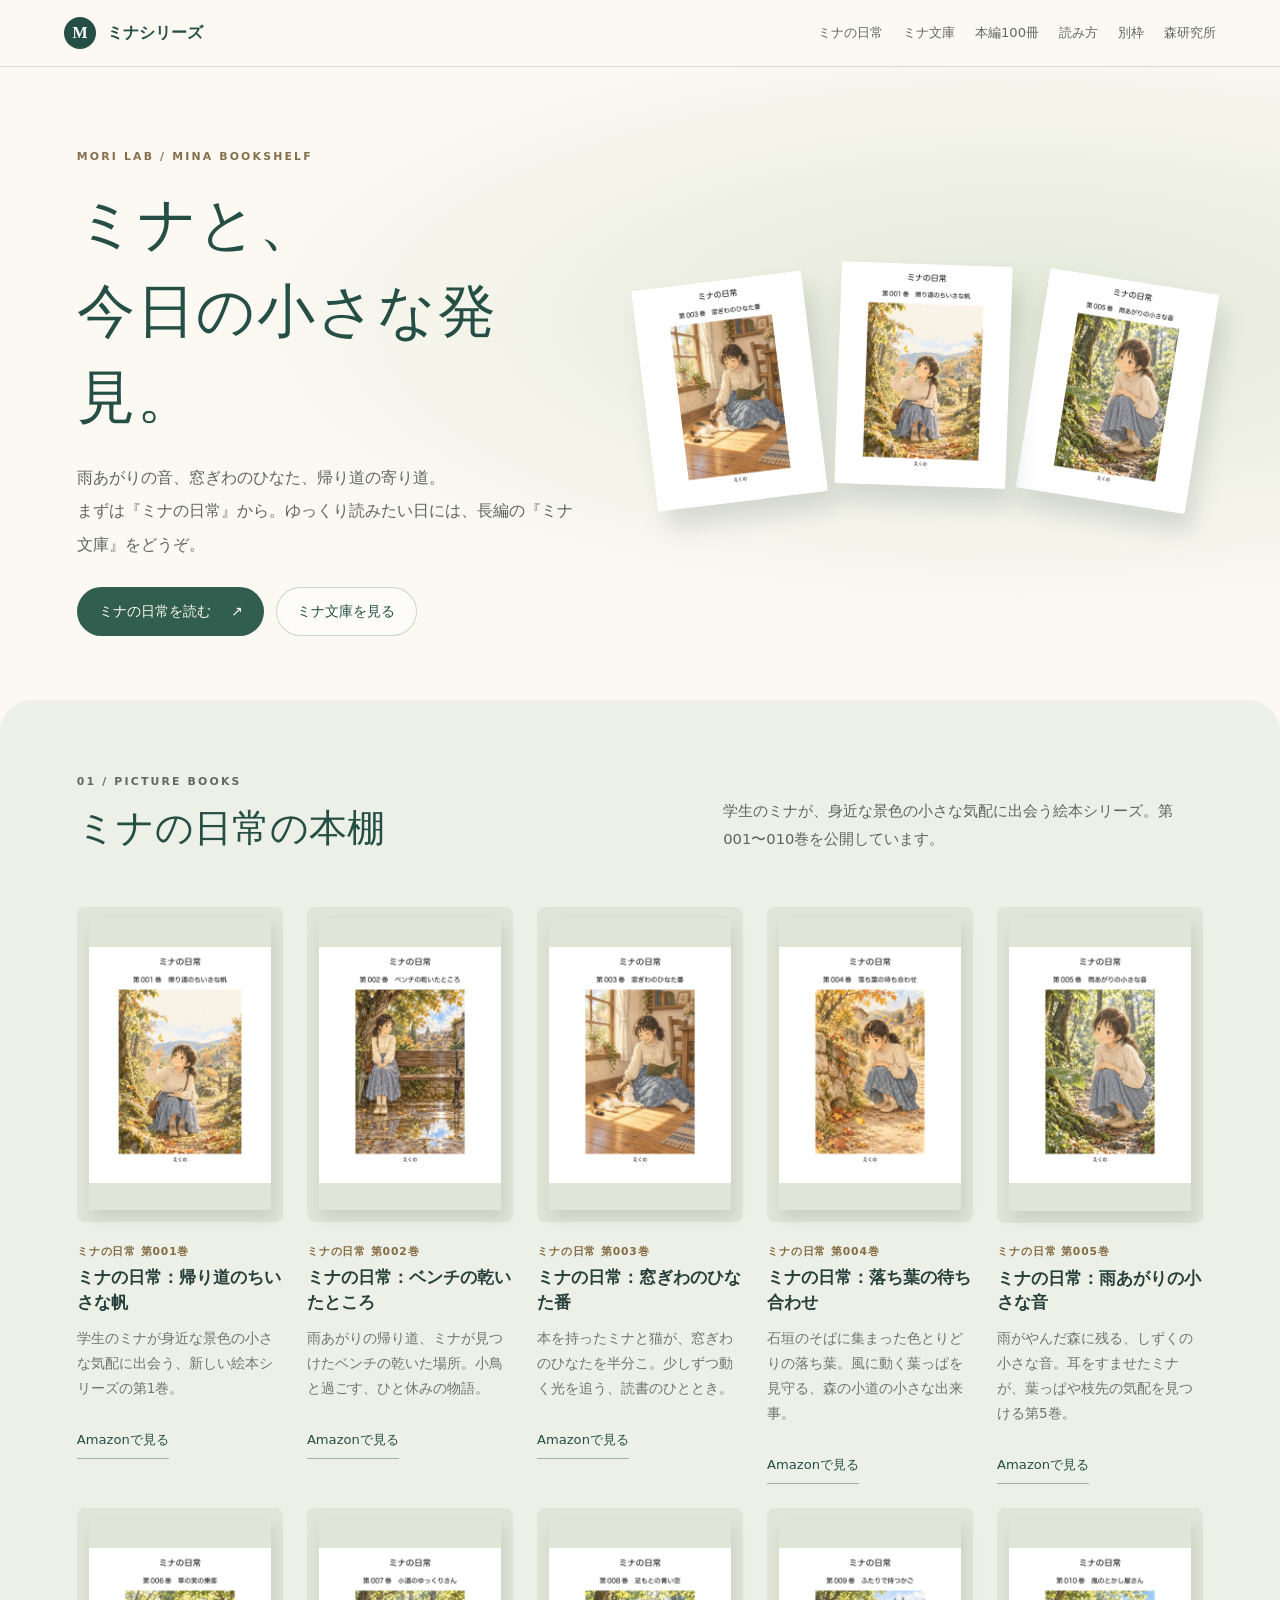
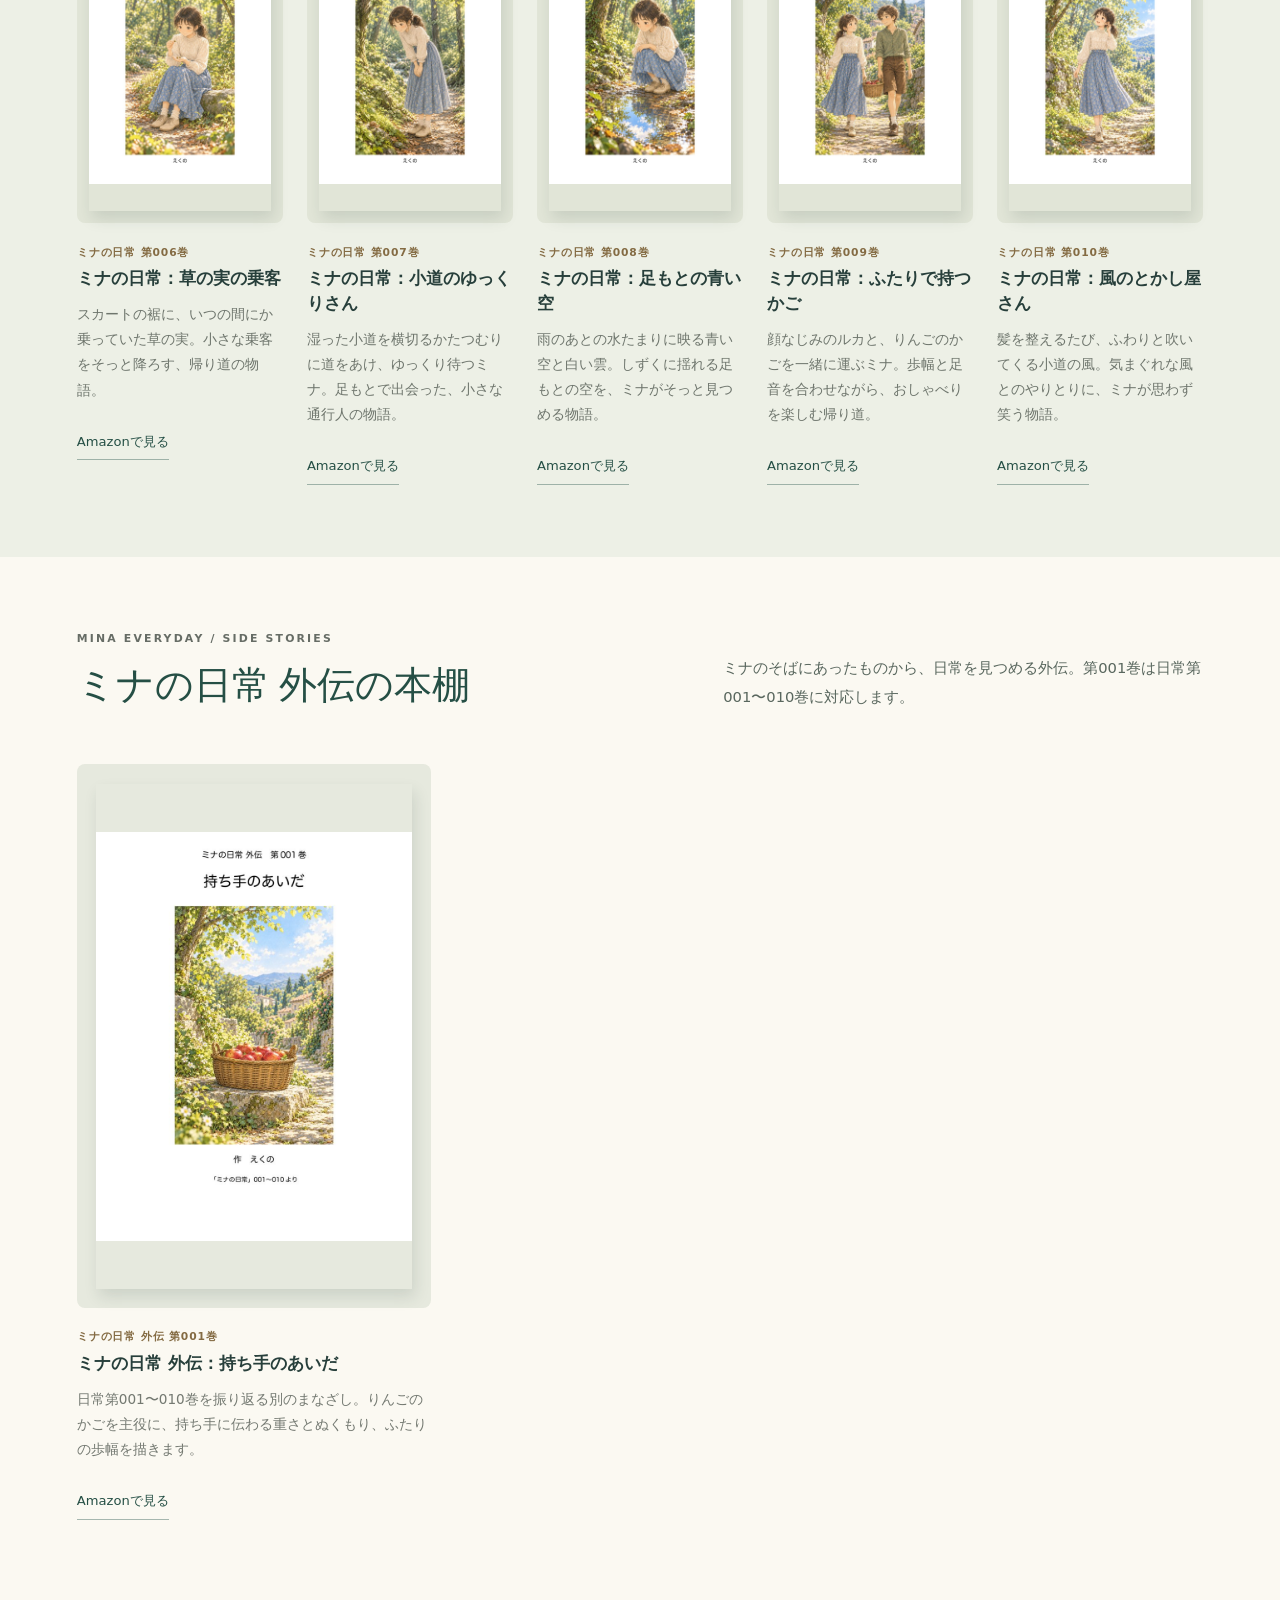
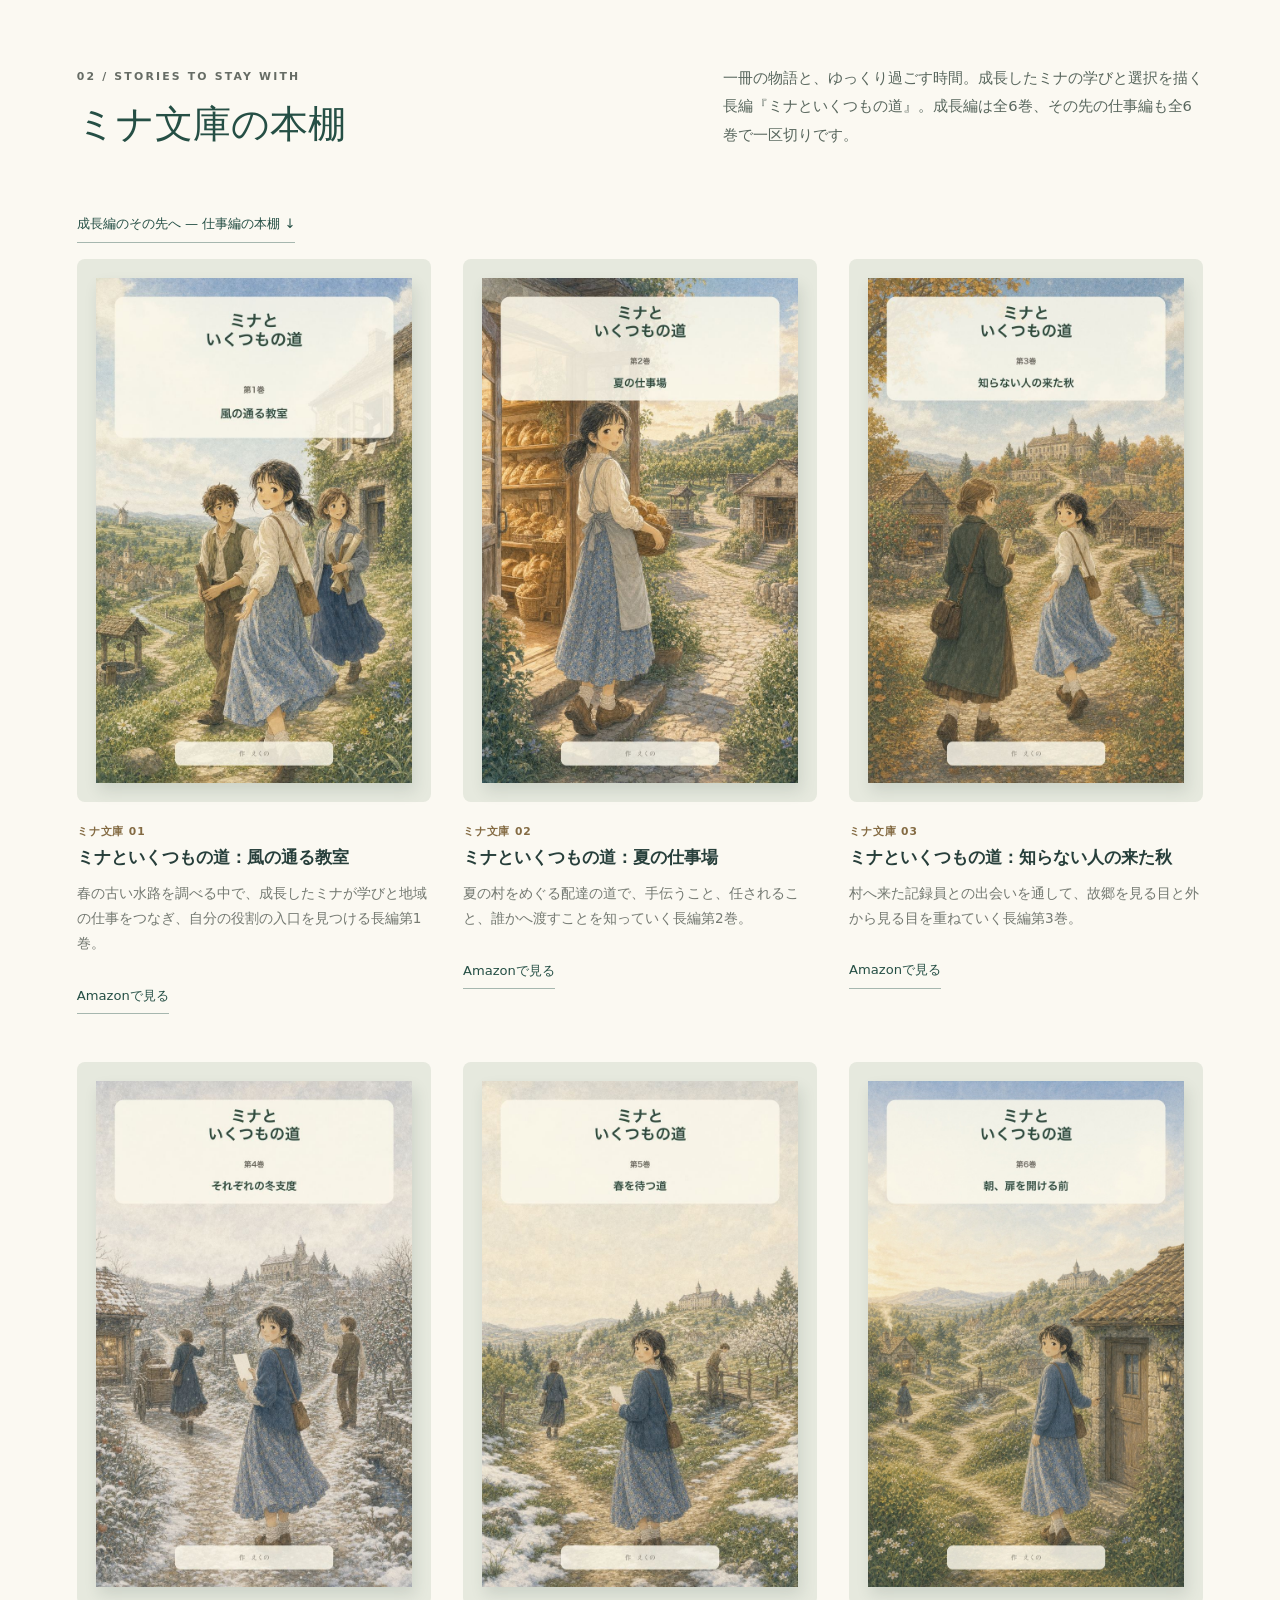
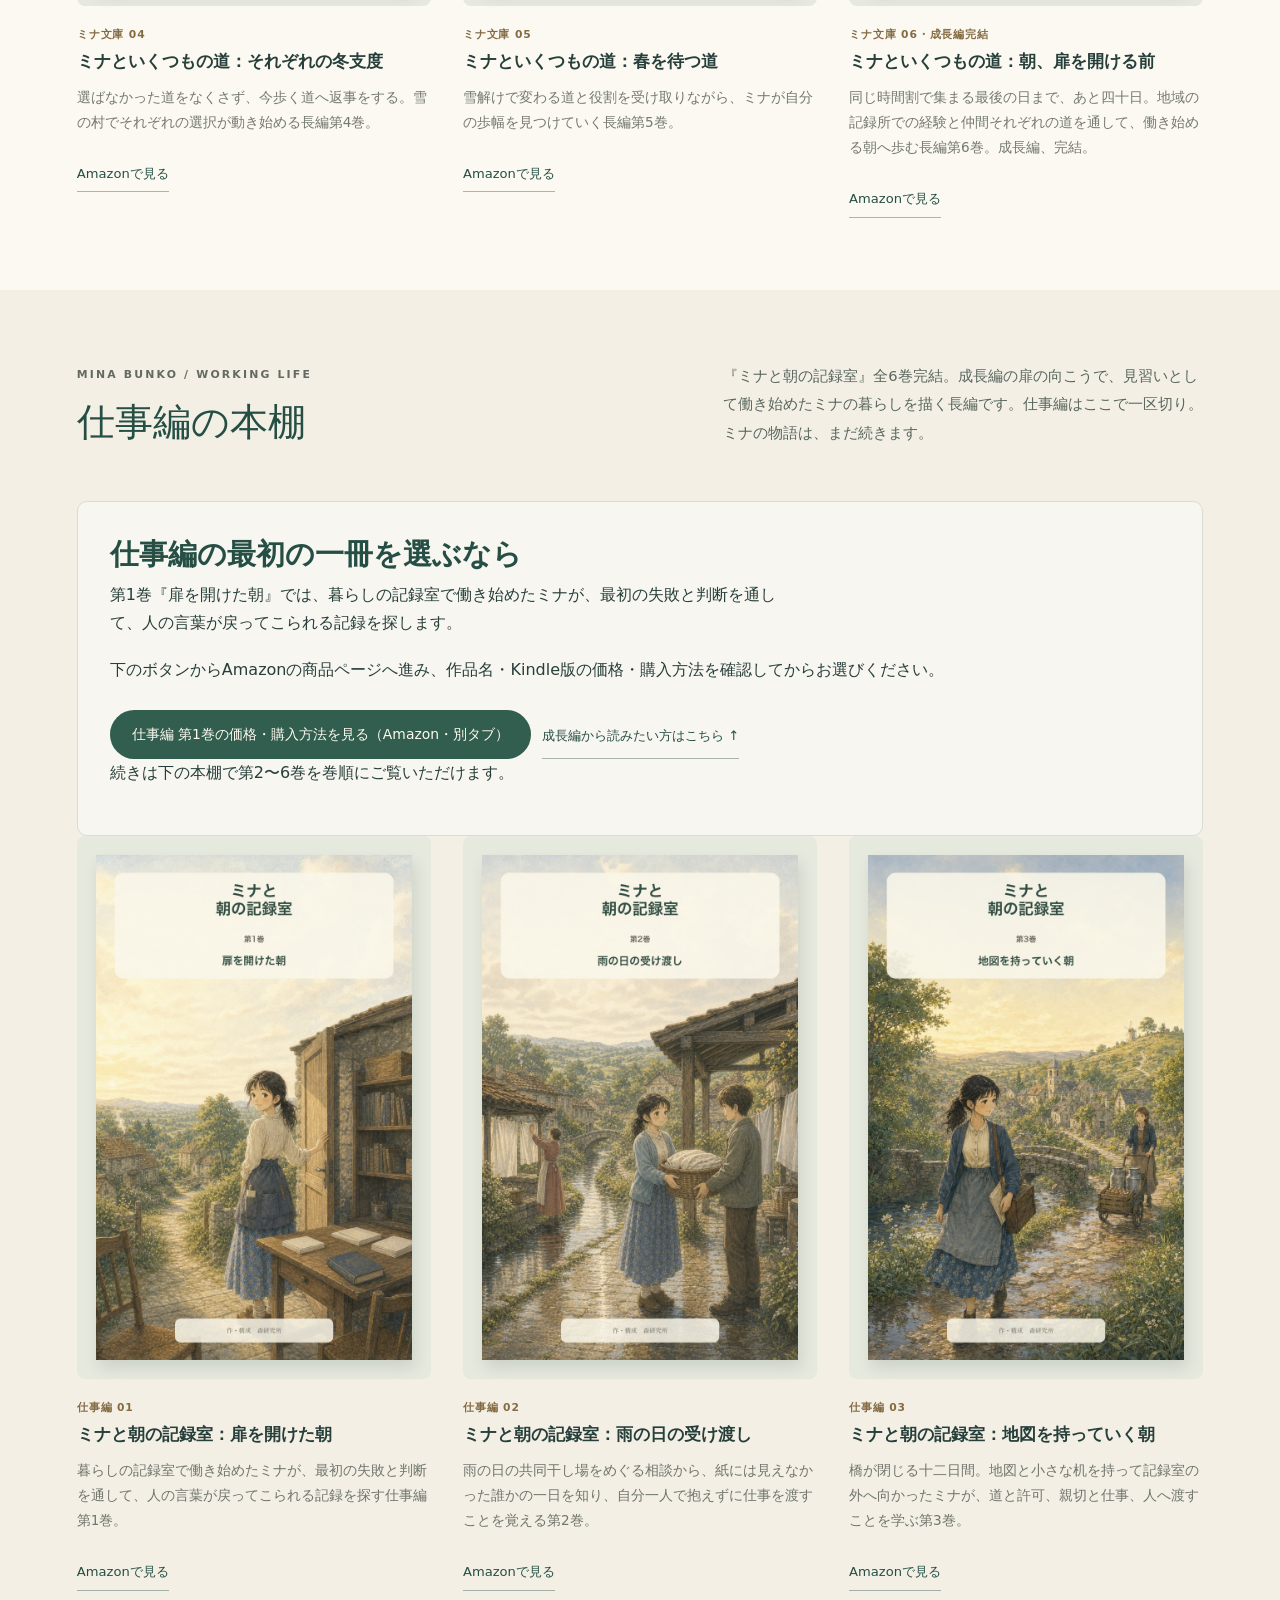
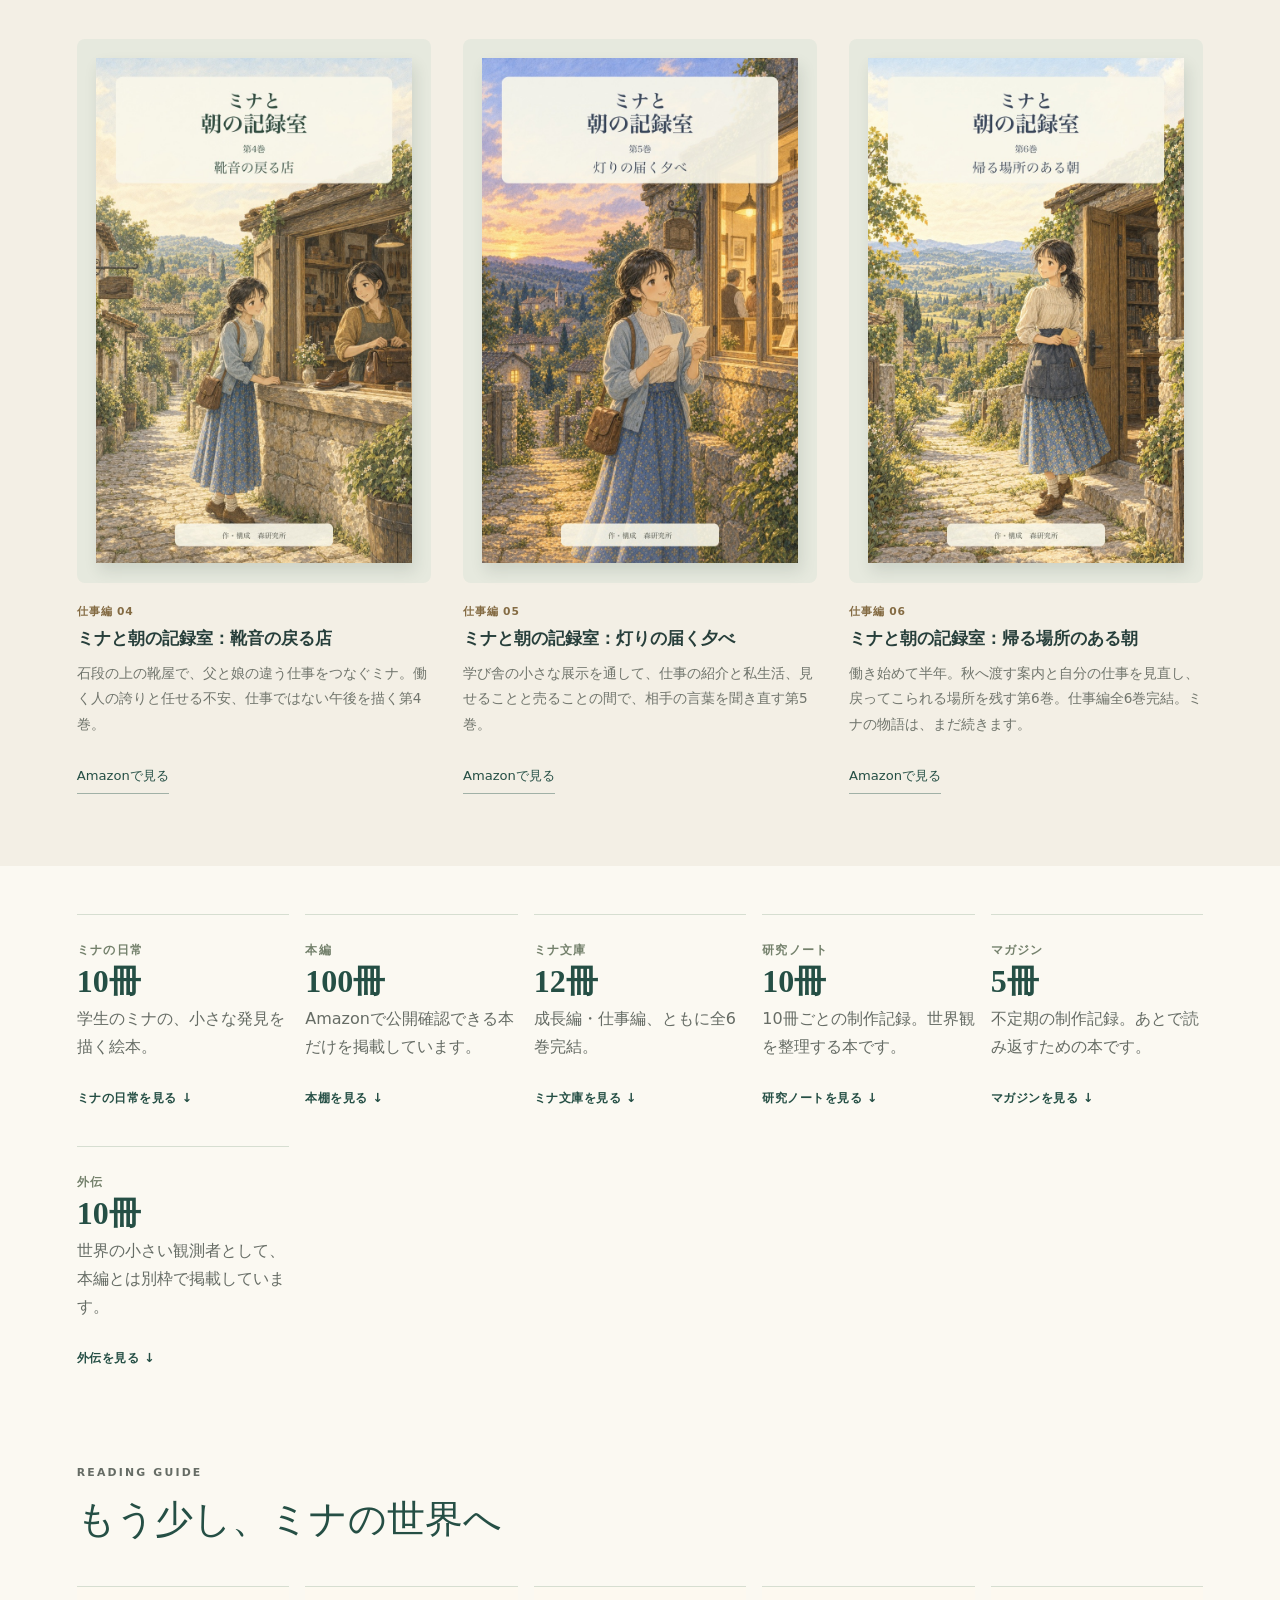
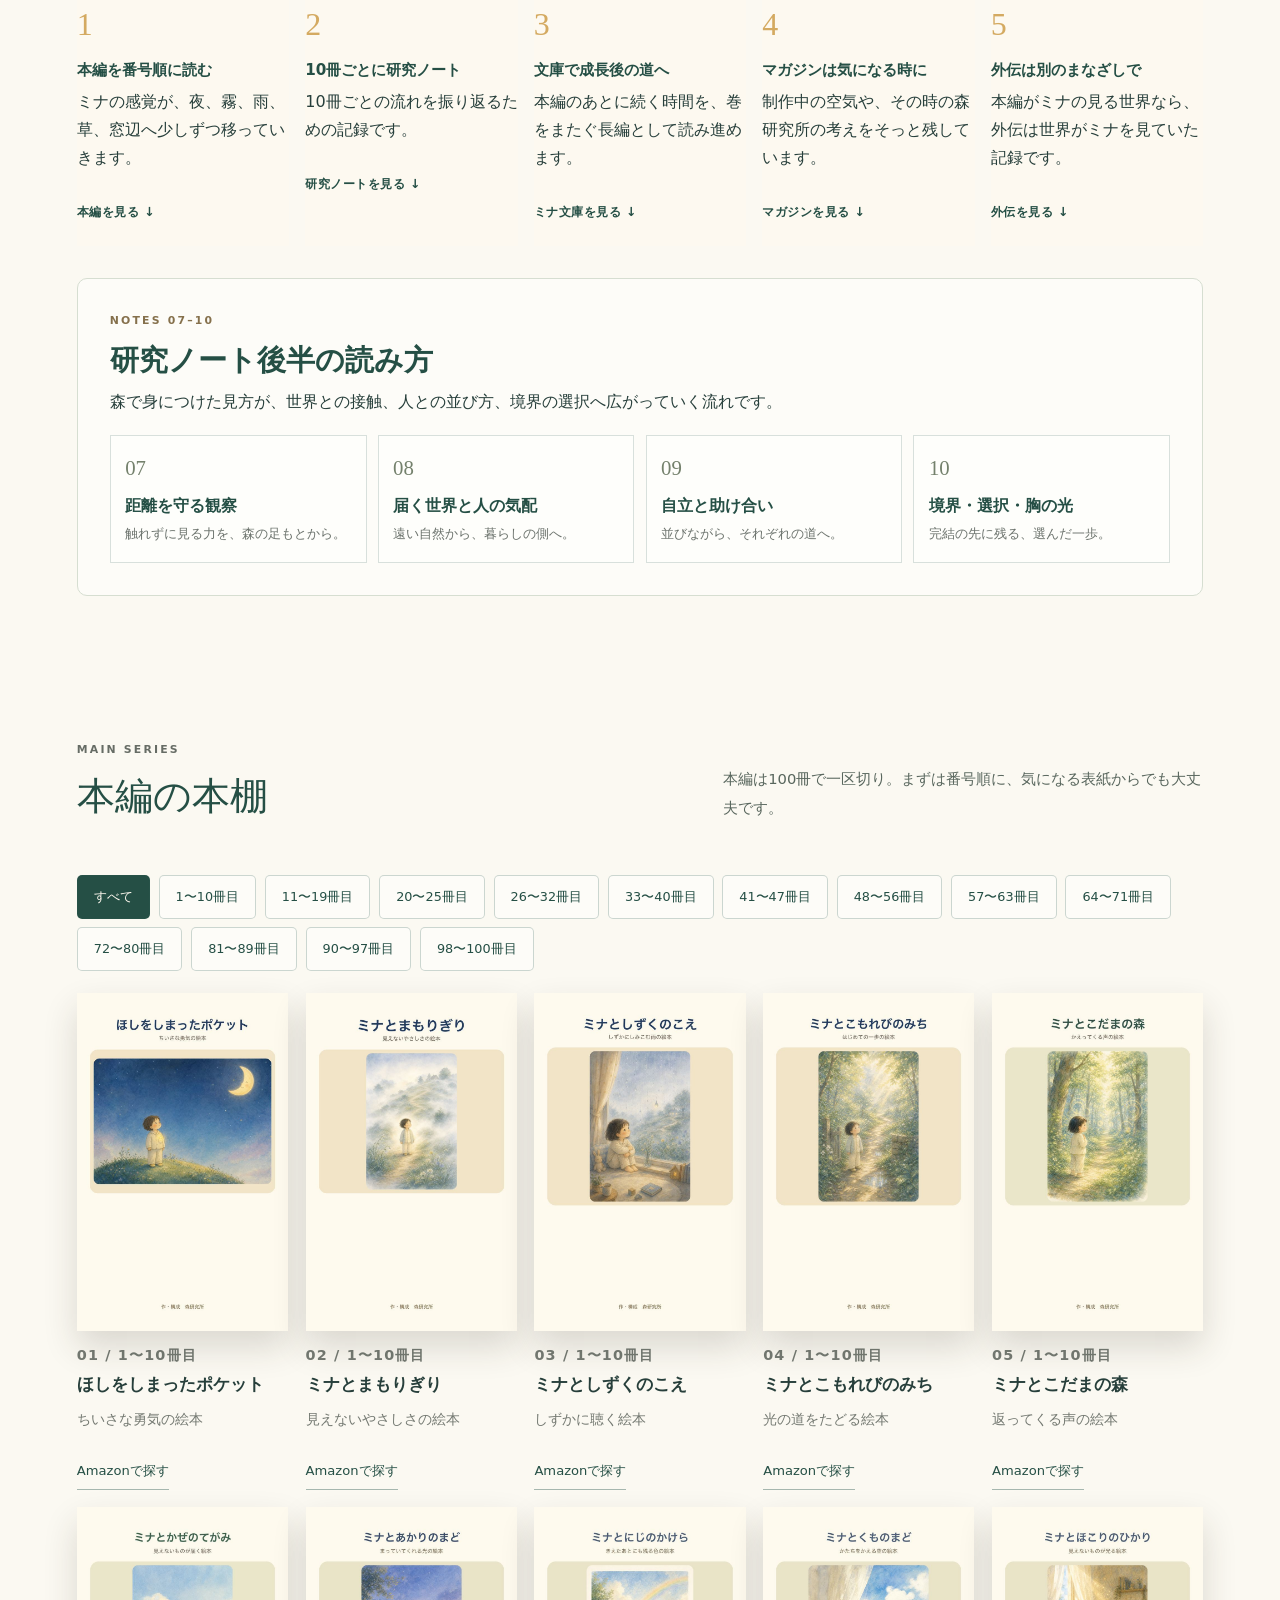
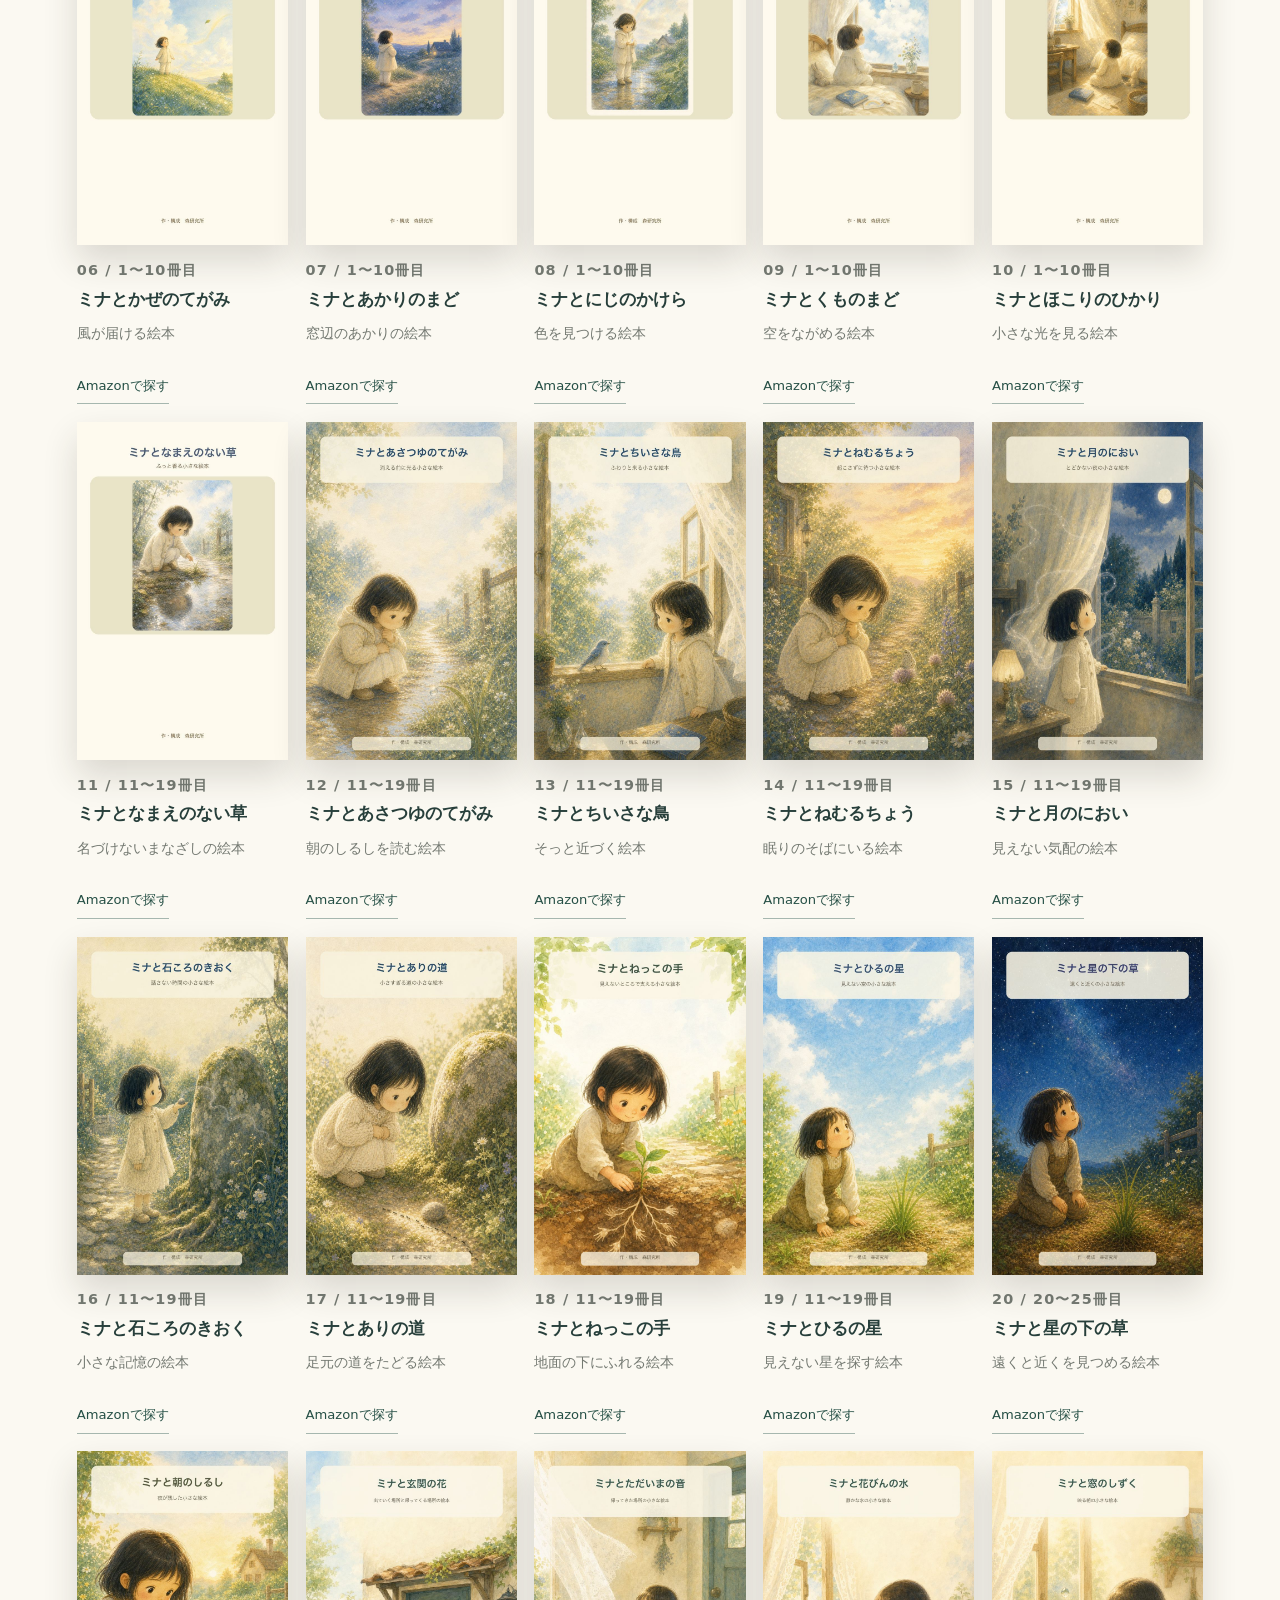
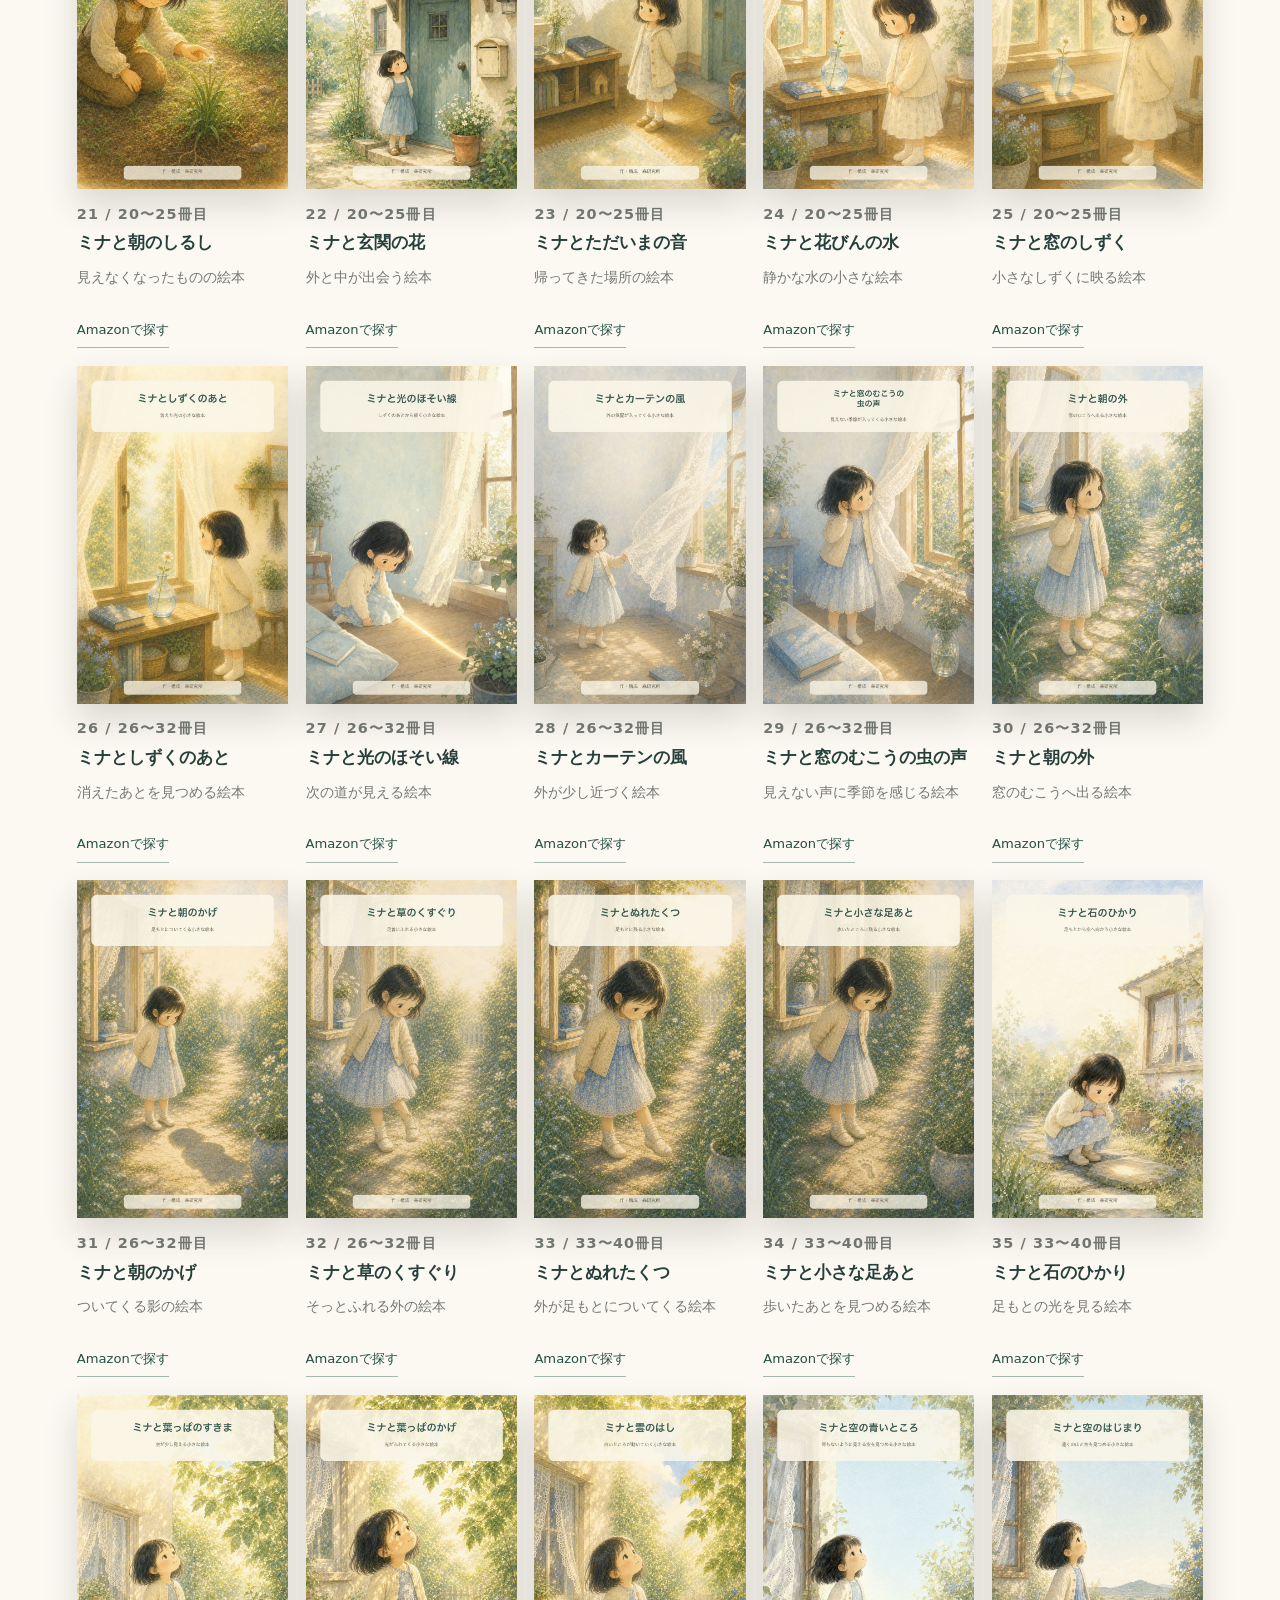
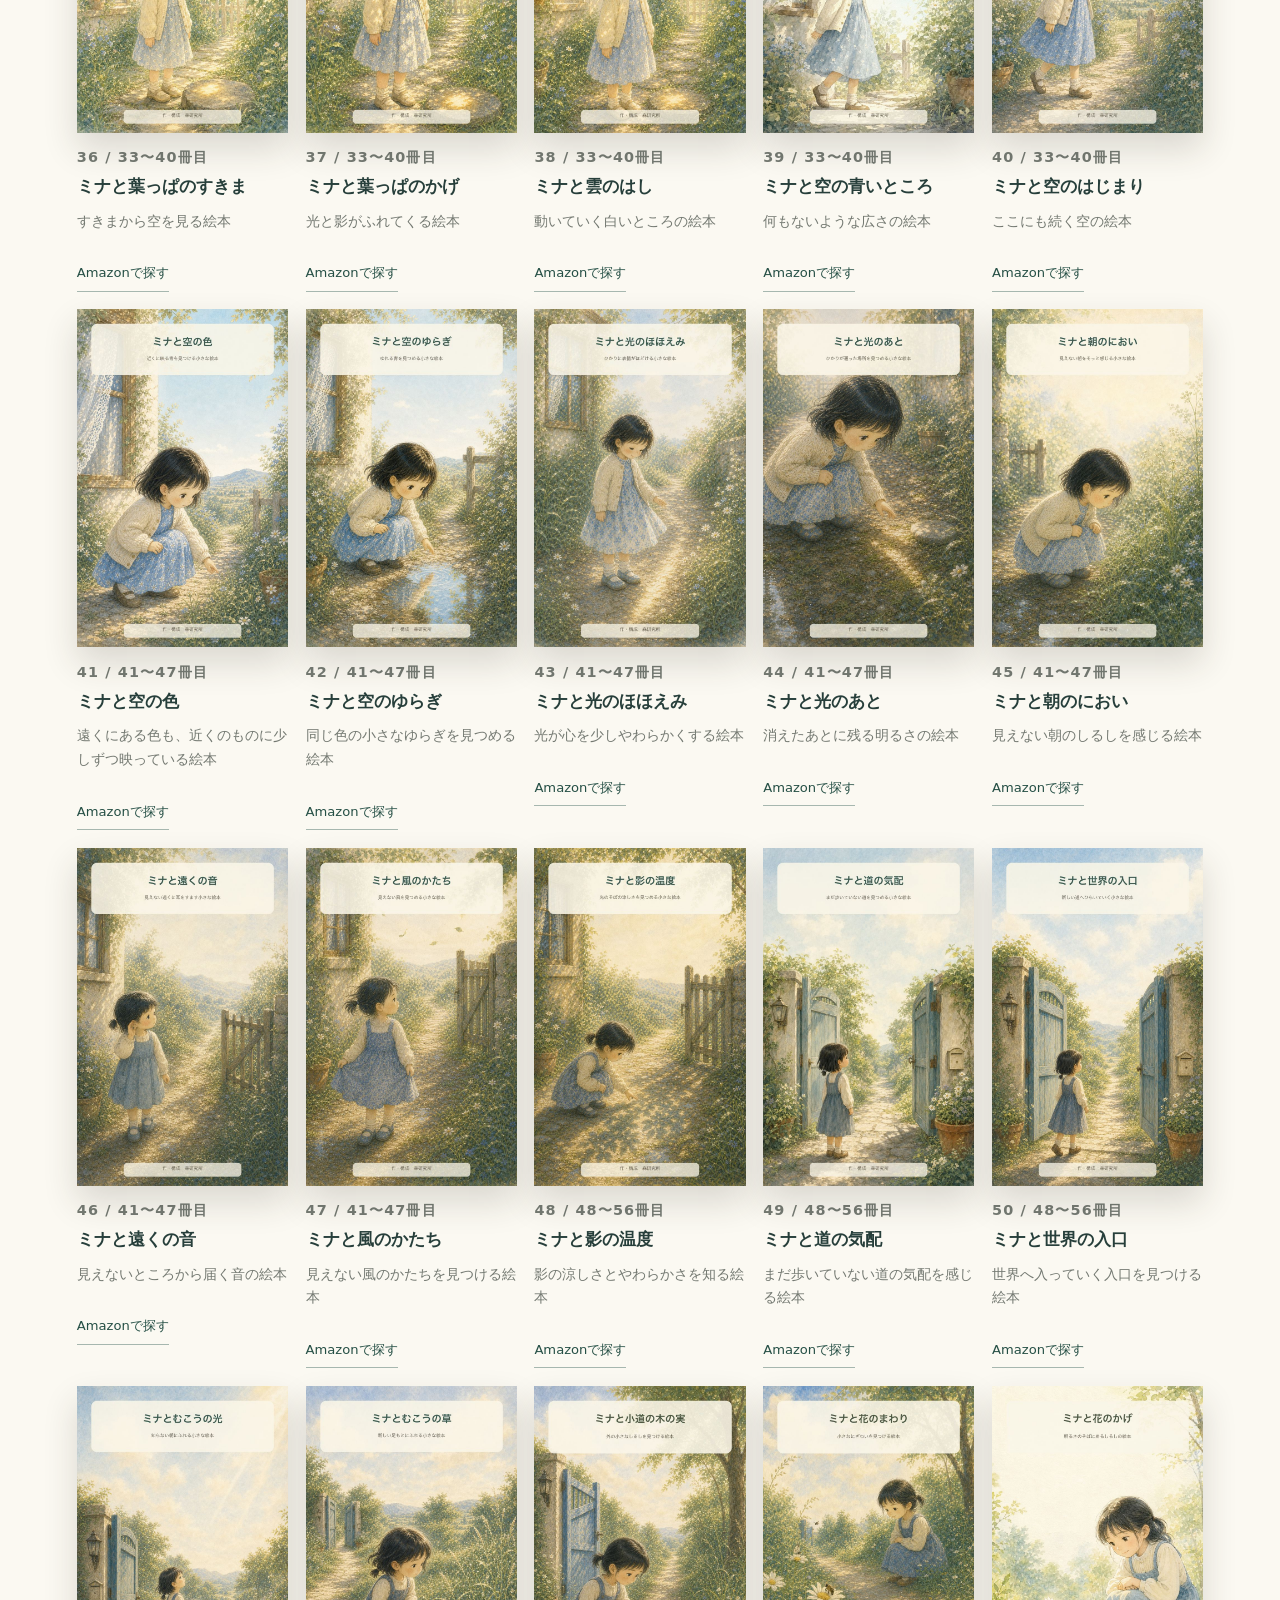
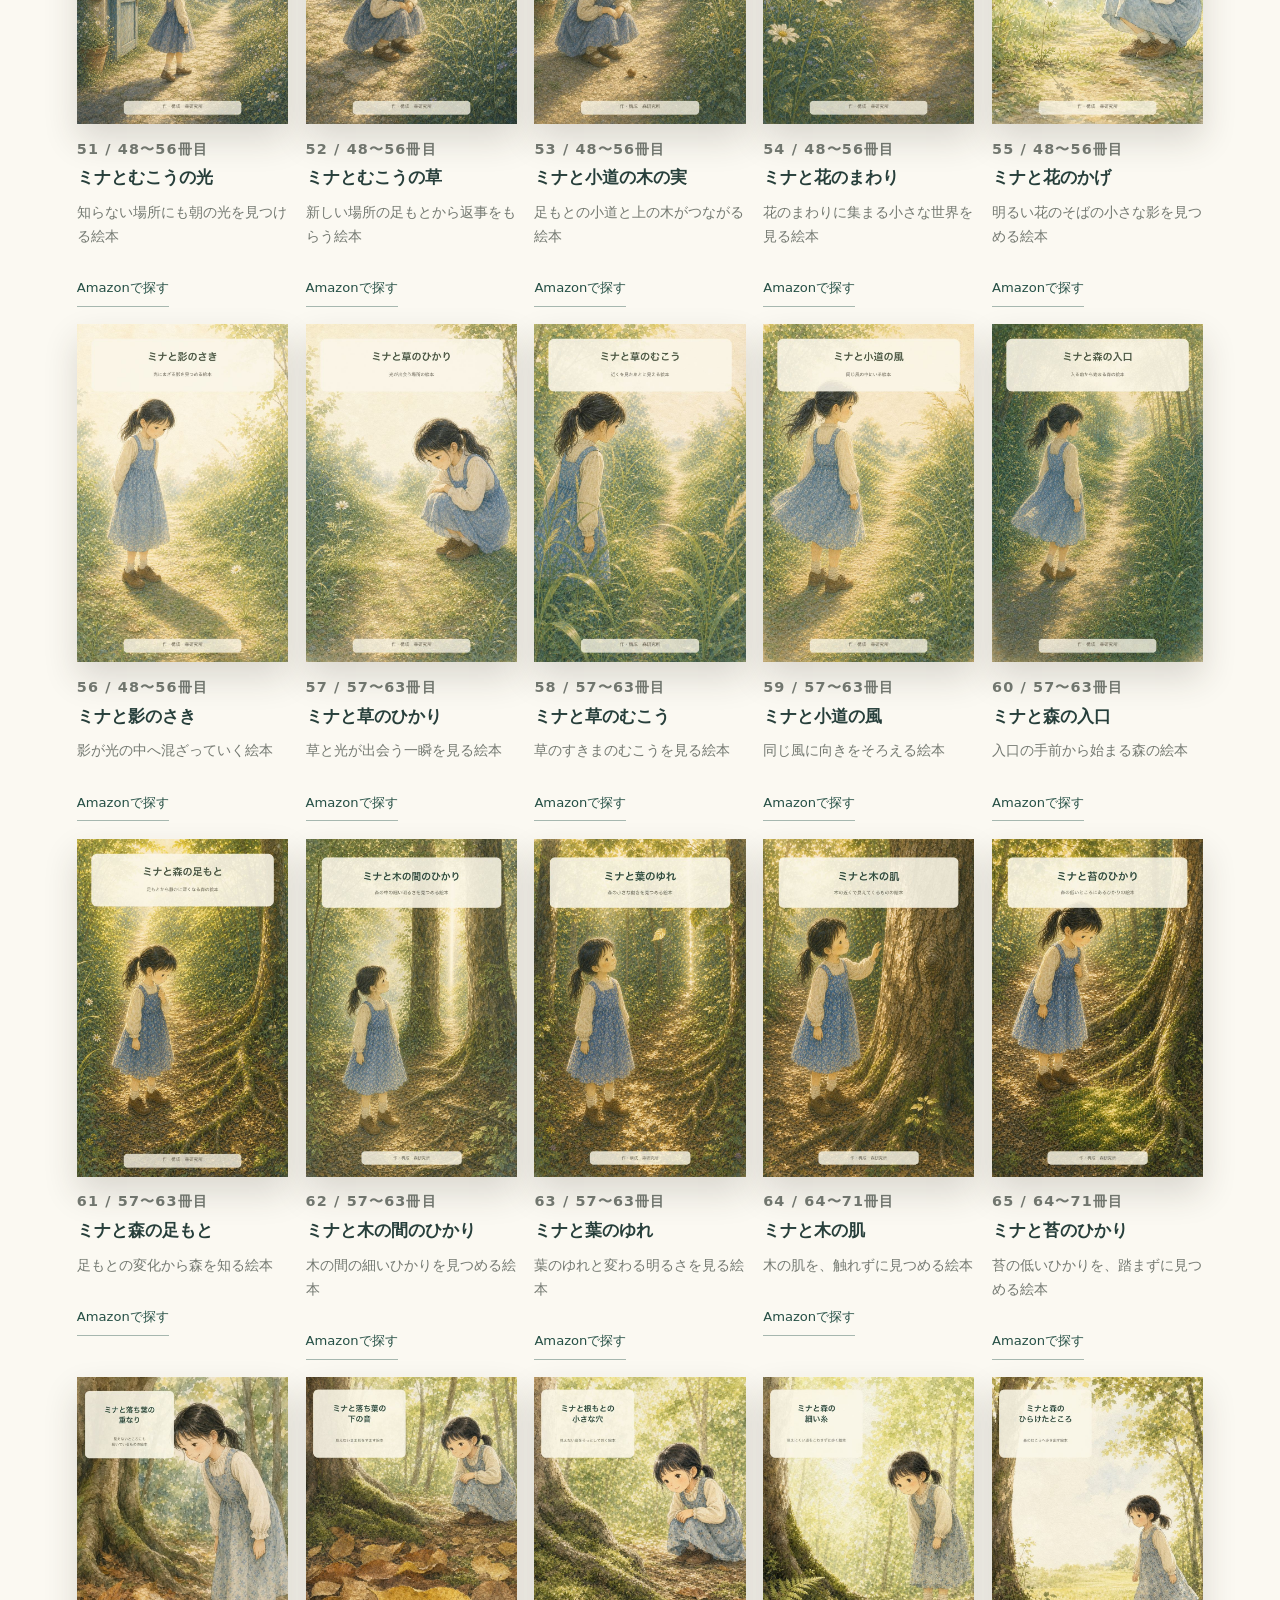
<file: index.html>
<!doctype html>
<html lang="ja">
  <head>
    <meta charset="utf-8" />
    <meta name="viewport" content="width=device-width, initial-scale=1" />
    <title>ミナシリーズ | 森研究所</title>
    <meta
      name="description"
      content="森研究所が制作するミナシリーズの本棚。Amazonで公開確認できる絵本、研究ノート、ミナ文庫、森研究所マガジン、外伝を掲載しています。"
    />
    <meta property="og:title" content="ミナシリーズ | 森研究所" />
    <meta
      property="og:description"
      content="小さな気配を見つめる絵本と、成長したミナの長編を並べたミナシリーズの本棚です。"
    />
    <meta property="og:type" content="website" />
    <meta property="og:image" content="https://kazutumu.github.io/mina-series-site/nichijo-001.jpg" />
    <script
      async
      src="https://pagead2.googlesyndication.com/pagead/js/adsbygoogle.js?client=ca-pub-0054980586385736"
      crossorigin="anonymous"
    ></script>
    <link rel="stylesheet" href="styles.css?v=20261018-daily-001" />
    <link rel="stylesheet" href="bookshelf.css?v=20261028" />
  <script src="mori-analytics.js" defer></script>
</head>
  <body>
    <header class="site-header">
      <a class="brand" href="#top" aria-label="ミナシリーズ トップへ">
        <span class="brand-mark">M</span>
        <span>ミナシリーズ</span>
      </a>
      <nav class="nav" aria-label="ページ内ナビゲーション">
        <a href="#daily-books">ミナの日常</a>
        <a href="#bunko-books">ミナ文庫</a>
        <a href="#main-books">本編100冊</a>
        <a href="#guide">読み方</a>
        <a href="#side-books">別枠</a>
        <a href="#about">森研究所</a>
      </nav>
    </header>

    <main id="top">
      <section class="hero" aria-label="ミナシリーズ">
        <div class="hero-copy">
          <p class="eyebrow">Mori Lab / Mina Bookshelf</p>
          <h1>ミナと、<br>今日の小さな発見。</h1>
          <p class="lead">
            雨あがりの音、窓ぎわのひなた、帰り道の寄り道。<br>まずは『ミナの日常』から。ゆっくり読みたい日には、長編の『ミナ文庫』をどうぞ。
          </p>
          <div class="hero-actions" aria-label="主要リンク">
            <a class="button primary" href="#daily-books">ミナの日常を読む <span aria-hidden="true">↗</span></a>
            <a class="button" href="#bunko-books">ミナ文庫を見る</a>
          </div>
        </div>
        <div class="hero-shelf" aria-hidden="true">
          <img src="nichijo-003.jpg" alt="" width="760" height="1216" />
          <img src="nichijo-001.jpg" alt="" width="760" height="1216" />
          <img src="nichijo-005.jpg" alt="" width="760" height="1216" />
        </div>
      </section>

      <section id="daily-books" class="bunko-section">
        <div class="section-heading split">
          <div>
            <p class="eyebrow">01 / Picture Books</p>
            <h2>ミナの日常の本棚</h2>
          </div>
          <p>学生のミナが、身近な景色の小さな気配に出会う絵本シリーズ。第001〜010巻を公開しています。</p>
        </div>
        <div id="daily-grid" class="bunko-grid" aria-live="polite"></div>
      </section>

      <section id="daily-side-books" class="bunko-section">
        <div class="section-heading split">
          <div>
            <p class="eyebrow">Mina Everyday / Side Stories</p>
            <h2>ミナの日常 外伝の本棚</h2>
          </div>
          <p>ミナのそばにあったものから、日常を見つめる外伝。第001巻は日常第001〜010巻に対応します。</p>
        </div>
        <div id="daily-side-grid" class="bunko-grid" aria-live="polite"></div>
      </section>

      <section id="bunko-books" class="bunko-section">
        <div class="section-heading split">
          <div>
            <p class="eyebrow">02 / Stories to Stay With</p>
            <h2>ミナ文庫の本棚</h2>
          </div>
          <p>
            一冊の物語と、ゆっくり過ごす時間。成長したミナの学びと選択を描く長編『ミナといくつもの道』。成長編は全6巻、その先の仕事編も全6巻で一区切りです。
          </p>
        </div>
        <p><a class="text-link" href="#work-books">成長編のその先へ — 仕事編の本棚 ↓</a></p>
        <div id="bunko-grid" class="bunko-grid" aria-live="polite"></div>
      </section>

      <section id="work-books" class="bunko-section">
        <div class="section-heading split">
          <div>
            <p class="eyebrow">Mina Bunko / Working Life</p>
            <h2>仕事編の本棚</h2>
          </div>
          <p>『ミナと朝の記録室』全6巻完結。成長編の扉の向こうで、見習いとして働き始めたミナの暮らしを描く長編です。仕事編はここで一区切り。ミナの物語は、まだ続きます。</p>
        </div>
        <div class="note-journey" aria-labelledby="work-start-title">
          <div class="note-journey-heading">
            <h3 id="work-start-title">仕事編の最初の一冊を選ぶなら</h3>
            <p>第1巻『扉を開けた朝』では、暮らしの記録室で働き始めたミナが、最初の失敗と判断を通して、人の言葉が戻ってこられる記録を探します。</p>
          </div>
          <p>下のボタンからAmazonの商品ページへ進み、作品名・Kindle版の価格・購入方法を確認してからお選びください。</p>
          <div class="hero-actions">
            <a class="button primary" href="https://www.amazon.co.jp/dp/B0H8MC8C1P" target="_blank" rel="noreferrer">仕事編 第1巻の価格・購入方法を見る（Amazon・別タブ）</a>
            <a class="text-link" href="#bunko-books">成長編から読みたい方はこちら ↑</a>
          </div>
          <p class="note">続きは下の本棚で第2〜6巻を巻順にご覧いただけます。</p>
        </div>
        <div id="work-grid" class="bunko-grid" aria-live="polite"></div>
      </section>

      <section class="status-band" aria-label="現在の刊行状況">
        <a class="status-link" href="#daily-books">
          <span>ミナの日常</span>
          <strong>10冊</strong>
          <p>学生のミナの、小さな発見を描く絵本。</p>
          <small>ミナの日常を見る ↓</small>
        </a>
        <a class="status-link" href="#main-books">
          <span>本編</span>
          <strong>100冊</strong>
          <p>Amazonで公開確認できる本だけを掲載しています。</p>
          <small>本棚を見る ↓</small>
        </a>
        <a class="status-link" href="#bunko-books">
          <span>ミナ文庫</span>
          <strong>12冊</strong>
          <p>成長編・仕事編、ともに全6巻完結。</p>
          <small>ミナ文庫を見る ↓</small>
        </a>
        <a class="status-link" href="#side-books" data-side-filter-link="note">
          <span>研究ノート</span>
          <strong>10冊</strong>
          <p>10冊ごとの制作記録。世界観を整理する本です。</p>
          <small>研究ノートを見る ↓</small>
        </a>
        <a class="status-link" href="#side-books" data-side-filter-link="magazine">
          <span>マガジン</span>
          <strong>5冊</strong>
          <p>不定期の制作記録。あとで読み返すための本です。</p>
          <small>マガジンを見る ↓</small>
        </a>
        <a class="status-link" href="#side-books" data-side-filter-link="side">
          <span>外伝</span>
          <strong>10冊</strong>
          <p>世界の小さい観測者として、本編とは別枠で掲載しています。</p>
          <small>外伝を見る ↓</small>
        </a>
      </section>

      <section id="guide" class="guide-section">
        <div class="section-heading">
          <p class="eyebrow">Reading Guide</p>
          <h2>もう少し、ミナの世界へ</h2>
        </div>
        <div class="guide-grid">
          <a class="guide-link" href="#main-books">
            <span>1</span>
            <h3>本編を番号順に読む</h3>
            <p>ミナの感覚が、夜、霧、雨、草、窓辺へ少しずつ移っていきます。</p>
            <small>本編を見る ↓</small>
          </a>
          <a class="guide-link" href="#side-books" data-side-filter-link="note">
            <span>2</span>
            <h3>10冊ごとに研究ノート</h3>
            <p>10冊ごとの流れを振り返るための記録です。</p>
            <small>研究ノートを見る ↓</small>
          </a>
          <a class="guide-link" href="#bunko-books">
            <span>3</span>
            <h3>文庫で成長後の道へ</h3>
            <p>本編のあとに続く時間を、巻をまたぐ長編として読み進めます。</p>
            <small>ミナ文庫を見る ↓</small>
          </a>
          <a class="guide-link" href="#side-books" data-side-filter-link="magazine">
            <span>4</span>
            <h3>マガジンは気になる時に</h3>
            <p>制作中の空気や、その時の森研究所の考えをそっと残しています。</p>
            <small>マガジンを見る ↓</small>
          </a>
          <a class="guide-link" href="#side-books" data-side-filter-link="side">
            <span>5</span>
            <h3>外伝は別のまなざしで</h3>
            <p>本編がミナの見る世界なら、外伝は世界がミナを見ていた記録です。</p>
            <small>外伝を見る ↓</small>
          </a>
        </div>
        <div class="note-journey" aria-label="研究ノート後半の読み方">
          <div class="note-journey-heading">
            <p class="eyebrow">Notes 07–10</p>
            <h3>研究ノート後半の読み方</h3>
            <p>森で身につけた見方が、世界との接触、人との並び方、境界の選択へ広がっていく流れです。</p>
          </div>
          <div class="note-journey-grid">
            <a class="note-journey-link" href="#research-note-07">
              <span>07</span>
              <strong>距離を守る観察</strong>
              <small>触れずに見る力を、森の足もとから。</small>
            </a>
            <a class="note-journey-link" href="#research-note-08">
              <span>08</span>
              <strong>届く世界と人の気配</strong>
              <small>遠い自然から、暮らしの側へ。</small>
            </a>
            <a class="note-journey-link" href="#research-note-09">
              <span>09</span>
              <strong>自立と助け合い</strong>
              <small>並びながら、それぞれの道へ。</small>
            </a>
            <a class="note-journey-link" href="#research-note-10">
              <span>10</span>
              <strong>境界・選択・胸の光</strong>
              <small>完結の先に残る、選んだ一歩。</small>
            </a>
          </div>
        </div>
      </section>

      <section id="main-books" class="books-section">
        <div class="section-heading split">
          <div>
            <p class="eyebrow">Main Series</p>
            <h2>本編の本棚</h2>
          </div>
          <p>
            本編は100冊で一区切り。まずは番号順に、気になる表紙からでも大丈夫です。
          </p>
        </div>
        <div class="filters" aria-label="本編フィルター">
          <button class="filter is-active" type="button" data-filter="all">すべて</button>
          <button class="filter" type="button" data-filter="1-10">1〜10冊目</button>
          <button class="filter" type="button" data-filter="11-19">11〜19冊目</button>
          <button class="filter" type="button" data-filter="20-25">20〜25冊目</button>
          <button class="filter" type="button" data-filter="26-32">26〜32冊目</button>
          <button class="filter" type="button" data-filter="33-40">33〜40冊目</button>
          <button class="filter" type="button" data-filter="41-47">41〜47冊目</button>
          <button class="filter" type="button" data-filter="48-56">48〜56冊目</button>
          <button class="filter" type="button" data-filter="57-63">57〜63冊目</button>
          <button class="filter" type="button" data-filter="64-71">64〜71冊目</button>
          <button class="filter" type="button" data-filter="72-80">72〜80冊目</button>
          <button class="filter" type="button" data-filter="81-89">81〜89冊目</button>
          <button class="filter" type="button" data-filter="90-97">90〜97冊目</button>
          <button class="filter" type="button" data-filter="98-100">98〜100冊目</button>
        </div>
        <div id="book-grid" class="book-grid" aria-live="polite"></div>
      </section>

      <section id="side-books" class="side-section">
        <div class="section-heading">
          <p class="eyebrow">Notes / Magazine / Side Stories</p>
          <h2>本編とは別枠の本</h2>
          <p>研究ノート、森研究所マガジン、外伝は、本編冊数には数えない別枠です。</p>
        </div>
        <div class="filters side-filters" aria-label="別枠の本フィルター">
          <button class="filter side-filter is-active" type="button" data-side-filter="all">すべて</button>
          <button class="filter side-filter" type="button" data-side-filter="note">研究ノート</button>
          <button class="filter side-filter" type="button" data-side-filter="magazine">マガジン</button>
          <button class="filter side-filter" type="button" data-side-filter="side">外伝</button>
        </div>
        <div id="side-grid" class="side-grid" aria-live="polite"></div>
      </section>

      <section id="about" class="about-section">
        <div>
          <p class="eyebrow">About Mori Lab</p>
          <h2>森研究所について</h2>
        </div>
        <p>
          森研究所は、感覚・好奇心・言葉・意識を、遊びながら研究する場所です。
          ミナシリーズでは、日常の中にある小さな気配や、触れるか触れないかの感覚を絵本として残し、その先で成長したミナの時間を長編として描いています。
        </p>
        <p class="note">
          このページでは、Amazonで公開確認できる作品だけを掲載しています。最新の公開状況はAmazon著者ページでも確認できます。
        </p>
      </section>
    </main>

    <footer class="footer">
      <p>作・構成　森研究所 / 昼の星を探しています。</p>
    </footer>

    <script src="script.js?v=20261115-daily-010-side-001"></script>
  </body>
</html>
</file>
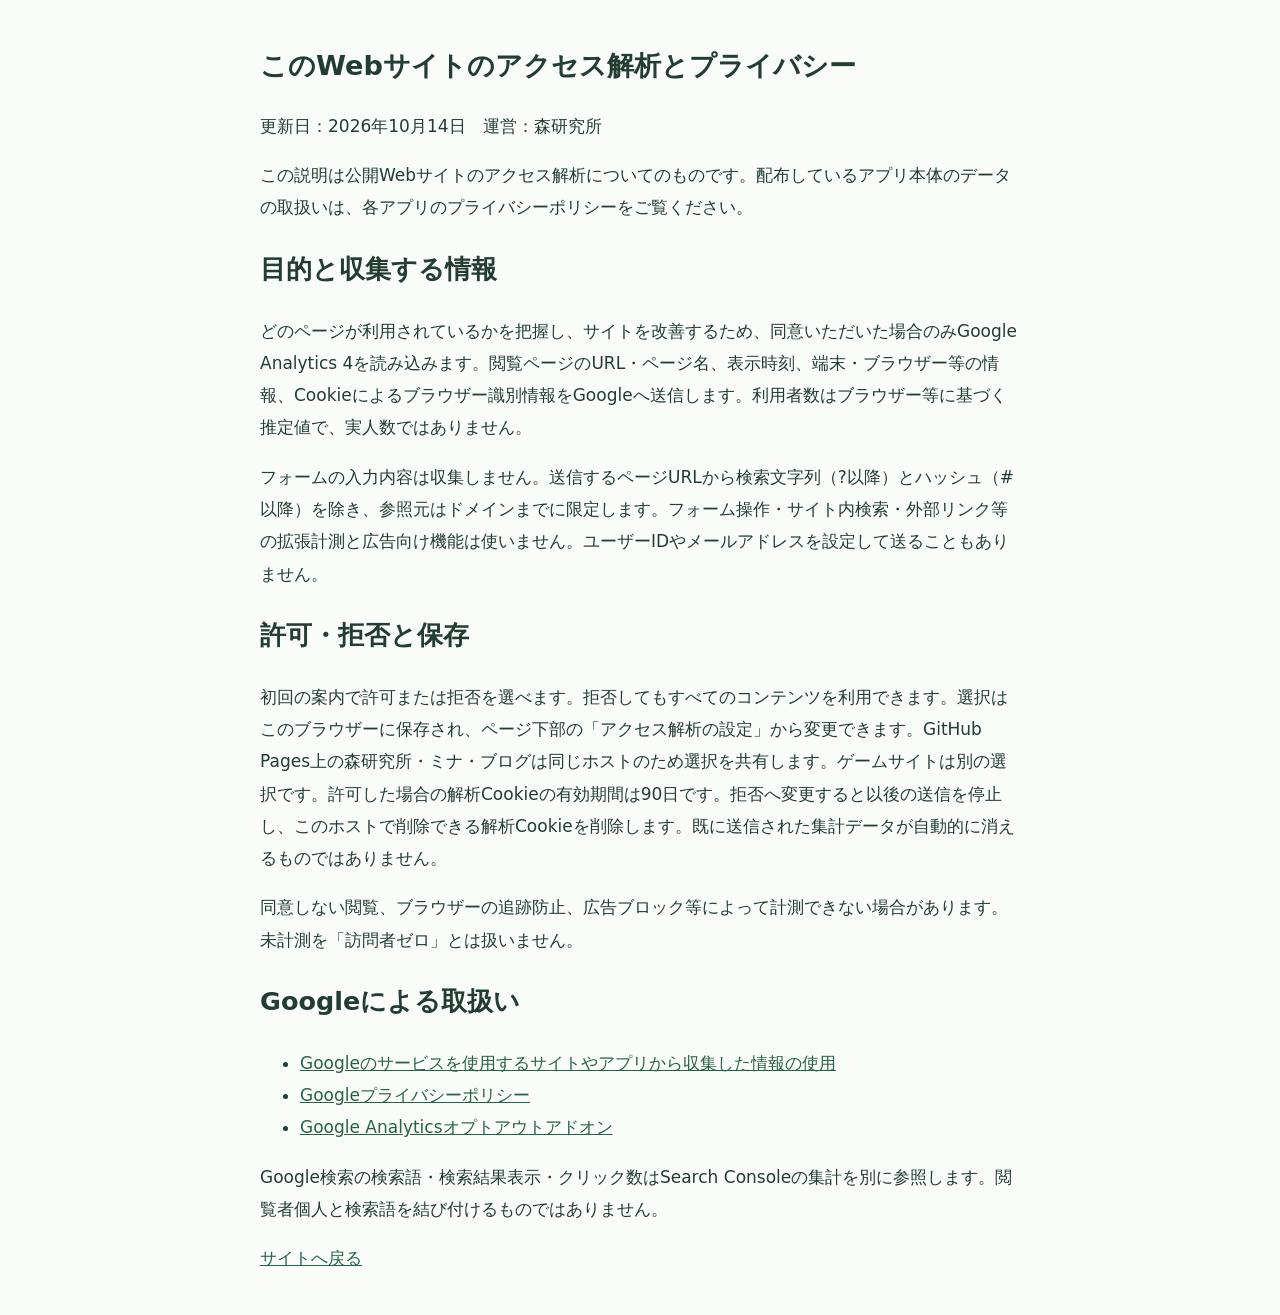
<file: analytics-privacy.html>
<!doctype html><html lang="ja"><head><meta charset="utf-8"><meta name="viewport" content="width=device-width,initial-scale=1"><title>アクセス解析とプライバシー | 森研究所</title><style>body{max-width:760px;margin:40px auto;padding:0 20px;font:17px/1.9 system-ui,sans-serif;color:#233d30;background:#fafcf9}a{color:#266345}h1{font-size:1.6em}</style></head><body><main><h1>このWebサイトのアクセス解析とプライバシー</h1><p>更新日：2026年10月14日　運営：森研究所</p><p>この説明は公開Webサイトのアクセス解析についてのものです。配布しているアプリ本体のデータの取扱いは、各アプリのプライバシーポリシーをご覧ください。</p><h2>目的と収集する情報</h2><p>どのページが利用されているかを把握し、サイトを改善するため、同意いただいた場合のみGoogle Analytics 4を読み込みます。閲覧ページのURL・ページ名、表示時刻、端末・ブラウザー等の情報、Cookieによるブラウザー識別情報をGoogleへ送信します。利用者数はブラウザー等に基づく推定値で、実人数ではありません。</p><p>フォームの入力内容は収集しません。送信するページURLから検索文字列（?以降）とハッシュ（#以降）を除き、参照元はドメインまでに限定します。フォーム操作・サイト内検索・外部リンク等の拡張計測と広告向け機能は使いません。ユーザーIDやメールアドレスを設定して送ることもありません。</p><h2>許可・拒否と保存</h2><p>初回の案内で許可または拒否を選べます。拒否してもすべてのコンテンツを利用できます。選択はこのブラウザーに保存され、ページ下部の「アクセス解析の設定」から変更できます。GitHub Pages上の森研究所・ミナ・ブログは同じホストのため選択を共有します。ゲームサイトは別の選択です。許可した場合の解析Cookieの有効期間は90日です。拒否へ変更すると以後の送信を停止し、このホストで削除できる解析Cookieを削除します。既に送信された集計データが自動的に消えるものではありません。</p><p>同意しない閲覧、ブラウザーの追跡防止、広告ブロック等によって計測できない場合があります。未計測を「訪問者ゼロ」とは扱いません。</p><h2>Googleによる取扱い</h2><ul><li><a href="https://policies.google.com/technologies/partner-sites">Googleのサービスを使用するサイトやアプリから収集した情報の使用</a></li><li><a href="https://policies.google.com/privacy">Googleプライバシーポリシー</a></li><li><a href="https://tools.google.com/dlpage/gaoptout">Google Analyticsオプトアウトアドオン</a></li></ul><p>Google検索の検索語・検索結果表示・クリック数はSearch Consoleの集計を別に参照します。閲覧者個人と検索語を結び付けるものではありません。</p><p><a href="./">サイトへ戻る</a></p></main><script src="mori-analytics.js" defer></script></body></html>
</file>
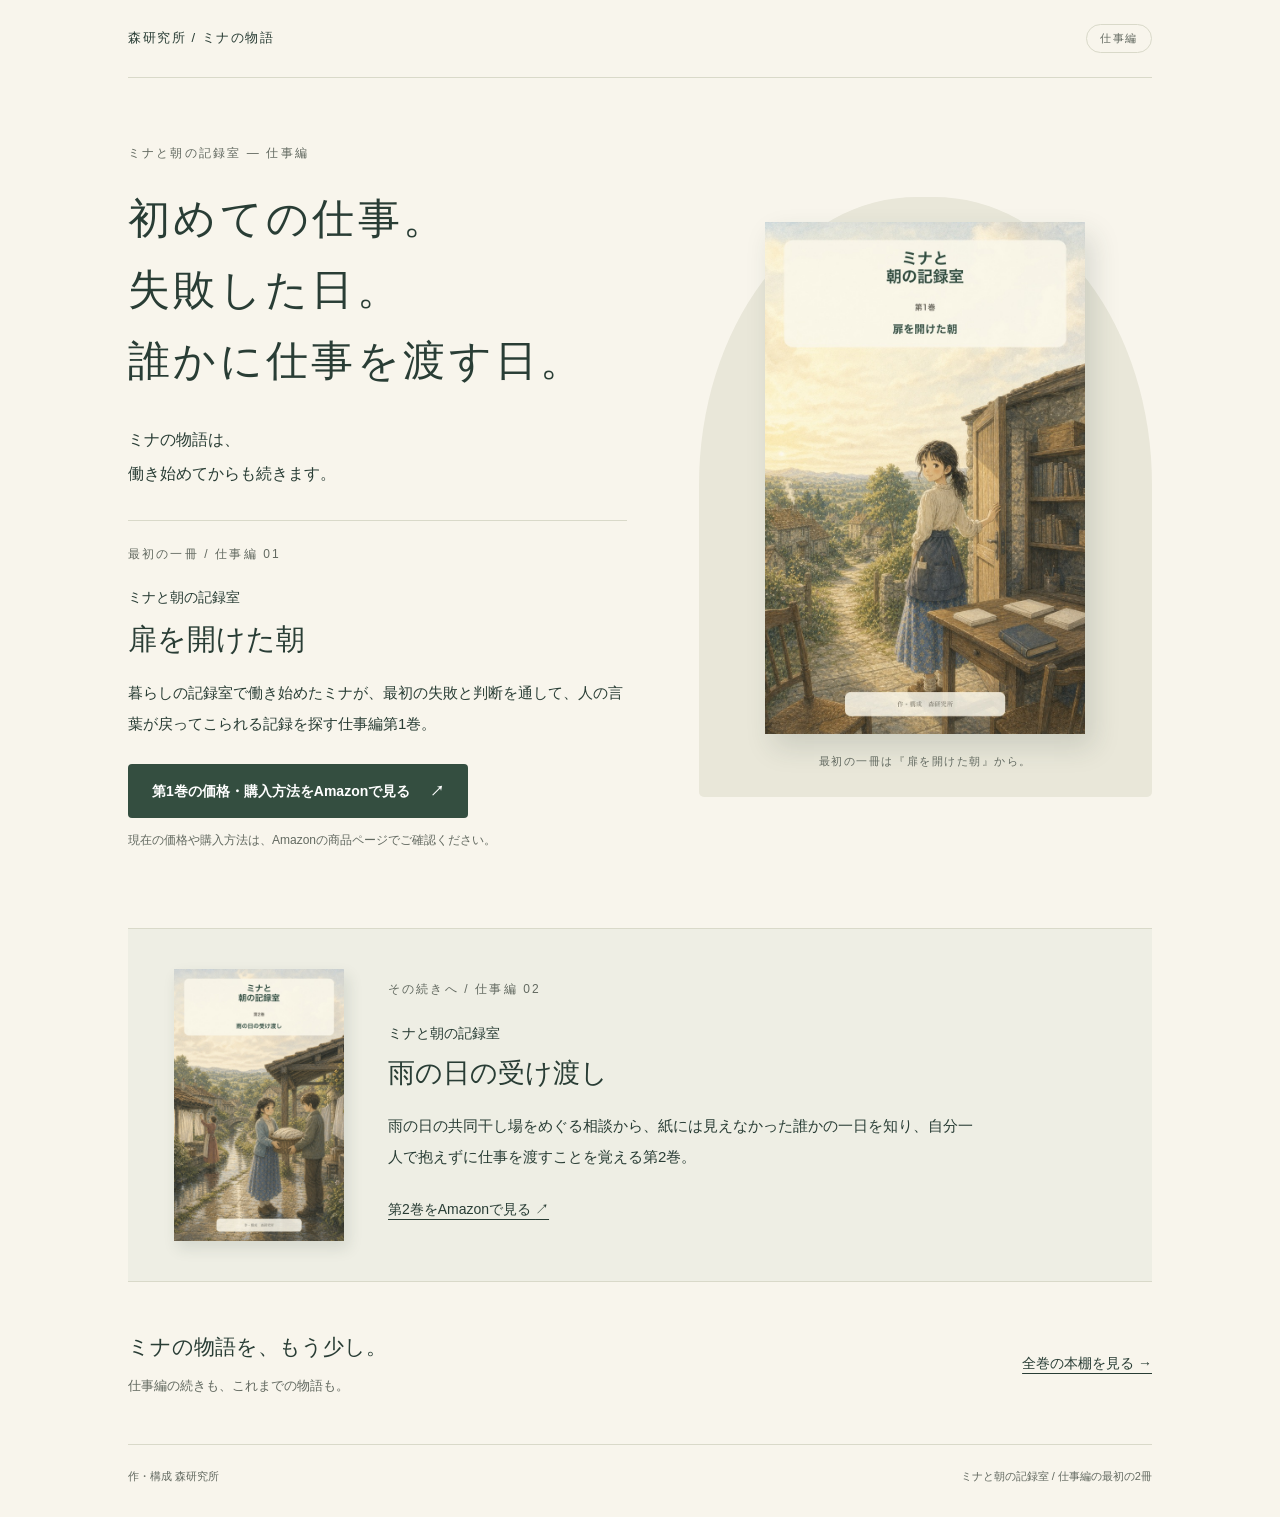
<file: work-books.html>
<!doctype html>
<html lang="ja">
<head>
<meta charset="utf-8"><meta name="viewport" content="width=device-width, initial-scale=1">
<meta name="description" content="『ミナと朝の記録室』仕事編の最初の2冊をご紹介。『扉を開けた朝』と、続く『雨の日の受け渡し』。紹介文・表紙・Amazonの商品ページをご案内します。">
<link rel="canonical" href="https://kazutumu.github.io/mina-series-site/work-books.html">
<meta property="og:type" content="website">
<meta property="og:title" content="ミナと朝の記録室｜仕事編の最初の2冊">
<meta property="og:description" content="初めての仕事。失敗した日。誰かに仕事を渡す日。最初の一冊は『扉を開けた朝』から。">
<meta property="og:url" content="https://kazutumu.github.io/mina-series-site/work-books.html">
<meta property="og:image" content="https://kazutumu.github.io/mina-series-site/bunko-shigoto-01.jpg">
<title>ミナと朝の記録室｜仕事編の最初の2冊</title>
<style>
:root{--ink:#293d35;--muted:#626960;--paper:#f8f5ec;--line:#d9d9c9;--green:#344e40}*{box-sizing:border-box}html{scroll-behavior:smooth}body{margin:0;background:var(--paper);color:var(--ink);font-family:-apple-system,BlinkMacSystemFont,"Hiragino Kaku Gothic ProN","Yu Gothic",sans-serif;line-height:1.9}a{color:inherit;text-underline-offset:5px}a:focus-visible{outline:3px solid #a56a29;outline-offset:5px}.wrap{max-width:1120px;margin:auto;padding:0 48px}header{display:flex;justify-content:space-between;align-items:center;padding:24px 0;border-bottom:1px solid var(--line);font-size:13px;letter-spacing:.12em}.draft{font-size:11px;border:1px solid var(--line);border-radius:30px;padding:3px 13px;color:var(--muted)}.hero{display:grid;grid-template-columns:1.1fr 1fr;gap:72px;align-items:center;padding:64px 0 76px}.eyebrow{font-size:12px;letter-spacing:.18em;color:var(--muted);margin:0 0 19px}.serif{font-family:"Hiragino Mincho ProN","Yu Mincho",serif;font-weight:500}h1{font-size:42px;line-height:1.7;letter-spacing:.08em;margin:0 0 25px}.lead{font-size:16px;line-height:2.15;margin:0 0 24px}.book-heading{border-top:1px solid var(--line);padding-top:22px;margin-top:28px}.series{font-size:14px;margin:0 0 5px}h2{font-size:29px;line-height:1.6;margin:0 0 16px}.description{font-size:15px;line-height:2.05;margin:0 0 24px}.button{display:inline-flex;justify-content:center;align-items:center;gap:20px;min-height:54px;background:var(--green);color:white;border-radius:4px;padding:13px 24px;text-decoration:none;font-size:14px;font-weight:600}.button:hover{background:#223a2c}.note{font-size:12px;color:var(--muted);margin:11px 0 0}.cover-area{position:relative;text-align:center;padding:25px 30px;background:#e9e7d9;border-radius:48% 48% 5px 5px}.cover{width:100%;max-width:320px;height:auto;display:block;margin:auto;box-shadow:8px 13px 26px #293d3526}.caption{margin:17px 0 0;font-size:11px;letter-spacing:.14em;color:var(--muted)}.next{display:grid;grid-template-columns:170px 1fr;gap:44px;align-items:center;background:#eeeee4;border-top:1px solid var(--line);border-bottom:1px solid var(--line);padding:40px 46px}.next img{width:100%;height:auto;box-shadow:4px 7px 14px #293d3520}.next h2{font-size:27px}.next .description{max-width:590px;margin-bottom:16px}.text-link{display:inline-block;padding:8px 0;font-size:14px}.shelf{display:flex;align-items:center;justify-content:space-between;gap:30px;padding:46px 0}.shelf p{margin:0}.shelf .serif{font-size:21px}.shelf .small{font-size:13px;color:var(--muted);margin-top:6px}footer{border-top:1px solid var(--line);padding:21px 0 30px;font-size:11px;color:var(--muted);display:flex;justify-content:space-between}
@media(max-width:700px){.wrap{padding:0 24px}header{padding:17px 0;font-size:11px}.draft{font-size:10px;padding:2px 9px}.hero{grid-template-columns:1fr;gap:30px;padding:35px 0 42px}h1{font-size:31px;line-height:1.65;margin-bottom:19px}.lead{font-size:15px;margin-bottom:0}.eyebrow{font-size:11px;margin-bottom:14px}.book-heading{margin-top:24px;padding-top:19px}h2{font-size:26px}.description{font-size:14px}.button{width:100%;font-size:13px;padding:13px 14px}.cover-area{grid-row:2;padding:24px 35px 18px;border-radius:45% 45% 4px 4px}.cover{max-width:240px}.next{grid-template-columns:96px 1fr;gap:20px;padding:28px 0;background:transparent;align-items:start}.next .eyebrow{font-size:10px}.next h2{font-size:22px}.next .series{font-size:11px}.next .description{font-size:13px;grid-column:1/-1}.next .text-link{font-size:12px}.shelf{display:block;padding:32px 0}.shelf .serif{font-size:20px}.shelf .text-link{margin-top:12px}footer{gap:14px;flex-wrap:wrap}.note{font-size:11px}}
@media(prefers-reduced-motion:reduce){html{scroll-behavior:auto}}
</style>
<script src="mori-analytics.js" defer></script>
</head>
<body><div class="wrap">
<header><span>森研究所 / ミナの物語</span><span class="draft">仕事編</span></header>
<main>
<section class="hero" aria-labelledby="intro">
<div><p class="eyebrow">ミナと朝の記録室 — 仕事編</p>
<h1 id="intro" class="serif">初めての仕事。<br>失敗した日。<br>誰かに仕事を渡す日。</h1>
<p class="lead">ミナの物語は、<br>働き始めてからも続きます。</p>
<div class="book-heading"><p class="eyebrow">最初の一冊 / 仕事編 01</p><p class="series">ミナと朝の記録室</p>
<h2 class="serif">扉を開けた朝</h2>
<p class="description">暮らしの記録室で働き始めたミナが、最初の失敗と判断を通して、人の言葉が戻ってこられる記録を探す仕事編第1巻。</p>
<a class="button" href="https://www.amazon.co.jp/dp/B0H8MC8C1P">第1巻の価格・購入方法をAmazonで見る <span aria-hidden="true">↗</span></a>
<p class="note">現在の価格や購入方法は、Amazonの商品ページでご確認ください。</p></div></div>
<div class="cover-area"><img class="cover" src="bunko-shigoto-01.jpg" alt="『ミナと朝の記録室 第1巻 扉を開けた朝』の表紙" width="760" height="1216"><p class="caption">最初の一冊は『扉を開けた朝』から。</p></div>
</section>
<section class="next" aria-labelledby="next-title"><img src="bunko-shigoto-02.jpg" alt="『ミナと朝の記録室 第2巻 雨の日の受け渡し』の表紙" width="760" height="1216"><div><p class="eyebrow">その続きへ / 仕事編 02</p><p class="series">ミナと朝の記録室</p><h2 class="serif" id="next-title">雨の日の受け渡し</h2><p class="description">雨の日の共同干し場をめぐる相談から、紙には見えなかった誰かの一日を知り、自分一人で抱えずに仕事を渡すことを覚える第2巻。</p><a class="text-link" href="https://www.amazon.co.jp/dp/B0H3CS6G1Z">第2巻をAmazonで見る <span aria-hidden="true">↗</span></a></div></section>
<nav class="shelf" aria-label="シリーズの本棚"><div><p class="serif">ミナの物語を、もう少し。</p><p class="small">仕事編の続きも、これまでの物語も。</p></div><a class="text-link" href="https://kazutumu.github.io/mina-series-site/#work-books">全巻の本棚を見る <span aria-hidden="true">→</span></a></nav>
</main><footer><span>作・構成 森研究所</span><span>ミナと朝の記録室 / 仕事編の最初の2冊</span></footer>
</div></body></html>
</file>
<file: styles.css>
:root {
  --ink: #273129;
  --muted: #74776c;
  --paper: #f8f3e7;
  --soft: #fffaf0;
  --line: #ddd3bd;
  --moss: #315c51;
  --leaf: #78906f;
  --blue: #7f9eac;
  --gold: #d4aa61;
  --shadow: rgba(64, 51, 31, 0.16);
}

* {
  box-sizing: border-box;
}

html {
  scroll-behavior: smooth;
}

body {
  margin: 0;
  color: var(--ink);
  background:
    linear-gradient(180deg, rgba(255, 250, 239, 0.92), rgba(241, 234, 217, 0.94)),
    radial-gradient(circle at 18% 10%, rgba(212, 170, 97, 0.22), transparent 26rem),
    radial-gradient(circle at 86% 40%, rgba(127, 158, 172, 0.18), transparent 32rem);
  font-family: "Yu Gothic", "Hiragino Kaku Gothic ProN", Meiryo, system-ui, sans-serif;
  line-height: 1.75;
}

a {
  color: inherit;
  text-decoration: none;
}

button {
  font: inherit;
}

.site-header {
  position: sticky;
  top: 0;
  z-index: 10;
  display: flex;
  align-items: center;
  justify-content: space-between;
  gap: 1rem;
  padding: 0.85rem clamp(1rem, 4vw, 3rem);
  border-bottom: 1px solid rgba(49, 92, 81, 0.14);
  background: rgba(255, 250, 240, 0.86);
  backdrop-filter: blur(14px);
}

.brand,
.nav {
  display: flex;
  align-items: center;
}

.brand {
  gap: 0.7rem;
  color: var(--moss);
  font-weight: 700;
}

.brand-mark {
  display: grid;
  width: 2rem;
  height: 2rem;
  place-items: center;
  border: 1px solid rgba(49, 92, 81, 0.26);
  background: rgba(255, 255, 255, 0.38);
  font-family: Georgia, serif;
}

.nav {
  gap: 0.9rem;
  color: rgba(39, 49, 41, 0.72);
  font-size: 0.92rem;
}

.nav a:hover {
  color: var(--moss);
}

.hero {
  display: grid;
  grid-template-columns: minmax(0, 0.9fr) minmax(20rem, 1fr);
  gap: clamp(2rem, 6vw, 5rem);
  align-items: center;
  padding: clamp(3rem, 8vw, 7rem) clamp(1rem, 6vw, 5rem) clamp(2.5rem, 6vw, 5rem);
}

.hero-copy {
  max-width: 42rem;
}

.eyebrow {
  margin: 0 0 0.65rem;
  color: var(--leaf);
  font-size: 0.78rem;
  font-weight: 800;
  letter-spacing: 0.14em;
  text-transform: uppercase;
}

h1,
h2,
h3,
p {
  margin-top: 0;
}

h1,
h2 {
  font-family: Georgia, "Yu Mincho", "Hiragino Mincho ProN", serif;
  letter-spacing: 0;
}

h1 {
  margin-bottom: 1rem;
  color: var(--moss);
  font-size: clamp(3.1rem, 8vw, 6.8rem);
  line-height: 1.04;
}

h2 {
  margin-bottom: 0.75rem;
  color: var(--moss);
  font-size: clamp(2rem, 5vw, 4rem);
  line-height: 1.16;
}

h3 {
  margin-bottom: 0.45rem;
  color: var(--moss);
  font-size: 1.05rem;
  line-height: 1.45;
}

.lead {
  color: rgba(39, 49, 41, 0.74);
  font-size: clamp(1.04rem, 1.8vw, 1.22rem);
}

.hero-actions {
  display: flex;
  flex-wrap: wrap;
  gap: 0.7rem;
  margin-top: 1.6rem;
}

.button,
.filter {
  min-height: 2.7rem;
  border: 1px solid rgba(49, 92, 81, 0.24);
  background: rgba(255, 255, 255, 0.46);
  color: var(--moss);
  padding: 0.58rem 1rem;
  cursor: pointer;
}

.button.primary,
.filter.is-active {
  background: var(--moss);
  color: var(--soft);
}

.button:hover,
.button:focus-visible,
.filter:hover,
.filter:focus-visible {
  outline: 2px solid var(--gold);
  outline-offset: 2px;
}

.hero-shelf {
  display: grid;
  grid-template-columns: repeat(3, minmax(0, 1fr));
  gap: clamp(0.6rem, 2vw, 1.1rem);
  align-items: end;
  padding: clamp(1rem, 2vw, 1.4rem);
  border: 1px solid rgba(49, 92, 81, 0.14);
  background: rgba(255, 250, 239, 0.58);
  box-shadow: 0 22px 60px var(--shadow);
}

.hero-shelf img,
.book-cover-link img,
.side-cover-link img {
  display: block;
  width: 100%;
  height: auto;
  box-shadow: 0 16px 32px rgba(51, 45, 33, 0.16);
}

.hero-shelf img:nth-child(2) {
  transform: translateY(-1.1rem);
}

.status-band {
  display: grid;
  grid-template-columns: repeat(auto-fit, minmax(12rem, 1fr));
  gap: 1px;
  margin: 0 clamp(1rem, 6vw, 5rem) clamp(3rem, 6vw, 5rem);
  border: 1px solid var(--line);
  background: var(--line);
}

.status-link {
  display: block;
  padding: 1.2rem;
  background: rgba(255, 250, 239, 0.78);
  color: inherit;
  transition: background 160ms ease, transform 160ms ease;
}

.status-link:hover,
.status-link:focus-visible {
  position: relative;
  z-index: 1;
  background: rgba(255, 255, 255, 0.94);
  outline: 2px solid var(--gold);
  outline-offset: -2px;
}

.status-link small {
  display: inline-block;
  margin-top: 0.65rem;
  color: var(--moss);
  font-size: 0.78rem;
  font-weight: 800;
  letter-spacing: 0.04em;
}

.status-band span,
.book-number,
.side-type {
  color: var(--leaf);
  font-size: 0.78rem;
  font-weight: 800;
  letter-spacing: 0.1em;
}

.status-band strong {
  display: block;
  margin: 0.1rem 0 0.35rem;
  color: var(--moss);
  font-family: Georgia, serif;
  font-size: 2rem;
  line-height: 1.1;
}

.status-band p,
.section-heading p,
.book-card p,
.side-card p,
.about-section p {
  color: rgba(39, 49, 41, 0.7);
}

.guide-section,
.books-section,
.bunko-section,
.side-section,
.about-section {
  padding: clamp(3rem, 7vw, 6rem) clamp(1rem, 6vw, 5rem);
}

#guide,
#main-books,
#bunko-books,
#side-books,
#about {
  scroll-margin-top: 6.5rem;
}

.section-heading {
  max-width: 56rem;
  margin-bottom: 1.6rem;
}

.section-heading.split {
  display: flex;
  align-items: end;
  justify-content: space-between;
  gap: 2rem;
  max-width: none;
}

.section-heading.split p {
  max-width: 30rem;
}

.guide-grid {
  display: grid;
  grid-template-columns: repeat(auto-fit, minmax(13rem, 1fr));
  gap: 1rem;
}

.note-journey {
  margin-top: 2rem;
  padding: clamp(1.2rem, 3vw, 2rem);
  border: 1px solid var(--line);
  background: rgba(255, 250, 239, 0.62);
}

.note-journey-heading h3 {
  margin-bottom: 0.35rem;
  font-family: Georgia, "Yu Mincho", "Hiragino Mincho ProN", serif;
  font-size: clamp(1.3rem, 2.4vw, 1.8rem);
}

.note-journey-heading p:last-child {
  max-width: 42rem;
  margin-bottom: 1.2rem;
}

.note-journey-grid {
  display: grid;
  grid-template-columns: repeat(4, minmax(0, 1fr));
  gap: 0.7rem;
}

.note-journey-link {
  display: grid;
  gap: 0.28rem;
  min-height: 8rem;
  padding: 0.9rem;
  border: 1px solid rgba(49, 92, 81, 0.18);
  background: rgba(255, 255, 255, 0.42);
}

.note-journey-link:hover,
.note-journey-link:focus-visible {
  outline: 2px solid var(--gold);
  outline-offset: 2px;
  background: rgba(255, 255, 255, 0.9);
}

.note-journey-link span {
  color: var(--leaf);
  font-family: Georgia, serif;
  font-size: 1.3rem;
}

.note-journey-link strong {
  color: var(--moss);
  line-height: 1.45;
}

.note-journey-link small {
  color: rgba(39, 49, 41, 0.68);
  line-height: 1.55;
}

@media (max-width: 760px) {
  .note-journey-grid {
    grid-template-columns: repeat(2, minmax(0, 1fr));
  }
}

@media (max-width: 460px) {
  .note-journey-grid {
    grid-template-columns: 1fr;
  }
}

.guide-link {
  display: block;
  min-height: 14rem;
  padding: 1.2rem;
  border: 1px solid rgba(49, 92, 81, 0.14);
  background: rgba(255, 250, 239, 0.58);
  color: inherit;
  transition: background 160ms ease, transform 160ms ease;
}

.guide-link:hover,
.guide-link:focus-visible {
  background: rgba(255, 255, 255, 0.94);
  outline: 2px solid var(--gold);
  outline-offset: -2px;
  transform: translateY(-2px);
}

.guide-link small {
  display: inline-block;
  margin-top: 0.8rem;
  color: var(--moss);
  font-size: 0.78rem;
  font-weight: 800;
  letter-spacing: 0.04em;
}

.guide-grid span {
  display: block;
  margin-bottom: 1.2rem;
  color: var(--gold);
  font-family: Georgia, serif;
  font-size: 2rem;
  line-height: 1;
}

.filters {
  display: flex;
  flex-wrap: wrap;
  gap: 0.55rem;
  margin-bottom: 1.4rem;
}

.book-grid {
  display: grid;
  grid-template-columns: repeat(auto-fill, minmax(11rem, 1fr));
  gap: 1.1rem;
}

.book-card,
.bunko-card,
.side-card {
  display: flex;
  flex-direction: column;
  gap: 0.85rem;
  min-width: 0;
}

.book-card-body,
.bunko-card > div,
.side-card > div {
  display: grid;
  gap: 0.25rem;
}

.book-card h3,
.bunko-card h3,
.side-card h3 {
  color: var(--ink);
  font-weight: 800;
  line-height: 1.45;
}

.book-card-body p,
.bunko-card p,
.side-card p {
  color: rgba(39, 49, 41, 0.64);
  font-size: 0.9rem;
  line-height: 1.65;
}

.book-meta {
  margin: 0;
  color: var(--leaf);
  font-size: 0.76rem;
  font-weight: 800;
  letter-spacing: 0.08em;
}

.text-link {
  display: inline-flex;
  align-items: center;
  width: fit-content;
  min-height: 2.2rem;
  margin-top: 0.3rem;
  border-bottom: 1px solid rgba(49, 92, 81, 0.42);
  color: var(--moss);
  font-size: 0.9rem;
  font-weight: 700;
}

.book-group-label {
  grid-column: 1 / -1;
  margin: 1.5rem 0 0.2rem;
  padding-top: 1.1rem;
  border-top: 1px solid var(--line);
  color: var(--moss);
  font-weight: 800;
}

.bunko-grid,
.side-grid {
  display: grid;
  grid-template-columns: repeat(auto-fit, minmax(13rem, 1fr));
  gap: 1.2rem;
}

.bunko-section {
  border-block: 1px solid rgba(127, 158, 172, 0.22);
  background: rgba(241, 246, 247, 0.48);
}

.about-section {
  display: grid;
  grid-template-columns: minmax(14rem, 0.75fr) minmax(0, 1fr);
  gap: clamp(1.4rem, 5vw, 4rem);
  border-top: 1px solid var(--line);
}

.about-section .note {
  padding: 1rem;
  border-left: 3px solid var(--gold);
  background: rgba(255, 250, 239, 0.6);
}

.footer {
  padding: 2rem clamp(1rem, 6vw, 5rem);
  border-top: 1px solid var(--line);
  color: rgba(39, 49, 41, 0.6);
}

.footer p {
  margin: 0;
}

@media (max-width: 900px) {
  .site-header,
  .section-heading.split {
    align-items: flex-start;
    flex-direction: column;
  }

  .nav {
    flex-wrap: wrap;
  }

  .hero,
  .about-section {
    grid-template-columns: 1fr;
  }

  .status-band,
  .guide-grid {
    grid-template-columns: repeat(2, 1fr);
  }
}

@media (max-width: 560px) {
  .status-band,
  .guide-grid {
    grid-template-columns: 1fr;
  }

  .hero-shelf {
    grid-template-columns: repeat(3, 34vw);
    margin-inline: -1rem;
    overflow: hidden;
  }

  .book-grid {
    grid-template-columns: repeat(2, minmax(0, 1fr));
  }
}
</file>
<file: bookshelf.css>
/* An airy, cover-led reading room. */
:root { --ink:#273f3b; --moss:#254f45; --muted:#68736a; --paper:#fbf9f2; --line:#d6ded1; --leaf:#74816c; }
body { background:var(--paper); }
.site-header { background:rgba(251,249,242,.96); padding:1rem max(5vw,1.25rem); border-bottom:1px solid var(--line); }
.brand-mark { border-radius:50%; background:var(--moss); color:white; border:0; }
.nav { gap:1.25rem; font-size:.82rem; }
.nav a { padding:.35rem 0; }
main { max-width:1600px; margin:auto; }
.hero { position:relative; min-height:600px; padding:5rem 6vw 4rem; gap:4rem; background:radial-gradient(ellipse at 80% 40%,#e3e8d8,transparent 55%); }
.hero h1 { font-family:'Yu Mincho','Hiragino Mincho ProN',serif; font-size:clamp(2.7rem,4.5vw,5rem); line-height:1.5; font-weight:500; letter-spacing:.03em; margin:1rem 0 1.2rem; }
.eyebrow { font-size:.68rem; letter-spacing:.2em; color:#85704c; }
.lead { font-size:1rem; line-height:2.1; }
.hero-shelf { padding:2rem 0; border:0; background:none; box-shadow:none; gap:1.4rem; align-items:center; }
.hero-shelf img { box-shadow:8px 18px 24px #253f3526; transform:rotate(-7deg); border-radius:2px; }
.hero-shelf img:nth-child(2) { transform:translateY(-1rem) rotate(2deg); position:relative; z-index:1; }
.hero-shelf img:nth-child(3) { transform:rotate(9deg); }
.button { border-radius:30px; padding:.7rem 1.3rem; font-size:.87rem; }
.button.primary { background:#315e4e; }
.button.primary span { margin-left:1rem; }
section[id] { scroll-margin-top:110px; }
.bunko-section,.books-section,.side-section,.guide-section,.about-section { padding:4.5rem 6vw; }
.bunko-section { border:0; background:transparent; }
#daily-books { background:#edf0e6; border-radius:32px 32px 0 0; }
#bunko-books { background:#fbf9f2; }
#work-books { background:#f3efe5; }
.section-heading { margin-bottom:2.4rem; }
.section-heading.split { display:flex; align-items:flex-end; justify-content:space-between; gap:2.5rem; }
.section-heading.split > p { max-width:30rem; font-size:.92rem; line-height:1.95; color:#59675e; }
h2 { font-size:clamp(1.75rem,3vw,2.8rem); font-weight:500; line-height:1.45; }
.bunko-grid { grid-template-columns:repeat(3,minmax(0,1fr)); gap:3rem 2rem; }
#daily-grid { grid-template-columns:repeat(5,minmax(0,1fr)); gap:1.5rem; }
.bunko-card { gap:1.2rem; }
.bunko-card > .side-cover-link { display:block; padding:1.2rem; background:#e6e9de; border-radius:8px; transition:transform .2s ease; }
#daily-grid .bunko-card > .side-cover-link { padding:.75rem; background:#e1e5d7; }
.bunko-card > .side-cover-link:hover { transform:translateY(-5px); }
.bunko-card img { box-shadow:3px 8px 14px #253f3521; }
.bunko-card h3 { font-size:1.06rem; font-weight:600; }
.bunko-card p { font-size:.85rem; line-height:1.85; }
.bunko-card .book-meta { color:#846b43; font-size:.67rem; }
.text-link { font-weight:500; font-size:.82rem; }
.status-band { margin:3rem 6vw 0; border:0; gap:1rem; background:none; }
.status-link { border-top:1px solid var(--line); background:transparent; padding:1.2rem 0; }
.status-link strong { font-size:2rem; }
.guide-grid { gap:1rem; }
.guide-link { border:0; border-top:1px solid var(--line); padding:1.3rem 0; min-height:0; }
.guide-link h3 { font-size:.95rem; }
.note-journey { border-radius:10px; background:#ffffff65; }
.filter { border-radius:5px; font-size:.8rem; }
.book-cover-link img,.side-cover-link img { aspect-ratio:5 / 8; object-fit:contain; }
.footer { padding:2.5rem 6vw; font-size:.8rem; background:#e5eadf; }
a:focus-visible,button:focus-visible { outline:3px solid #9d7438; outline-offset:4px; }
@media(min-width:1600px) { .site-header { padding-inline:calc((100vw - 1408px)/2); } }
@media(max-width:1100px) { #daily-grid { grid-template-columns:repeat(3,minmax(0,1fr)); } .hero { gap:2rem; } }
@media(max-width:760px) {
  .site-header { gap:.6rem; padding:.75rem 1.25rem; }
  .nav { gap:.35rem 1rem; font-size:.72rem; }
  .nav a { white-space:nowrap; }
  .hero { min-height:0; padding:2.5rem 1.5rem 1.5rem; gap:.75rem; }
  .hero h1 { font-size:2.5rem; line-height:1.5; }
  .hero-shelf { max-width:470px; width:100%; margin:0 auto; grid-template-columns:repeat(3,minmax(0,1fr)); gap:1rem; overflow:visible; padding:2rem .7rem; }
  .lead { font-size:.9rem; }
  .bunko-section,.books-section,.side-section,.guide-section,.about-section { padding:2.7rem 1.25rem; }
  .section-heading.split { flex-direction:column; align-items:flex-start; gap:.5rem; }
  .section-heading.split > p { margin:0; }
  .bunko-grid,#daily-grid { grid-template-columns:repeat(2,minmax(0,1fr)); gap:1.8rem 1rem; }
  .bunko-card > .side-cover-link { padding:.7rem; }
  .bunko-card h3 { font-size:.9rem; }
  .bunko-card p { font-size:.79rem; }
  .status-band { margin:2rem 1.25rem 0; grid-template-columns:repeat(2,minmax(0,1fr)); }
  .status-link { min-width:0; }
  section[id] { scroll-margin-top:140px; }
}
@media(prefers-reduced-motion:reduce) { html { scroll-behavior:auto; } .bunko-card > .side-cover-link { transition:none; } }
</file>
